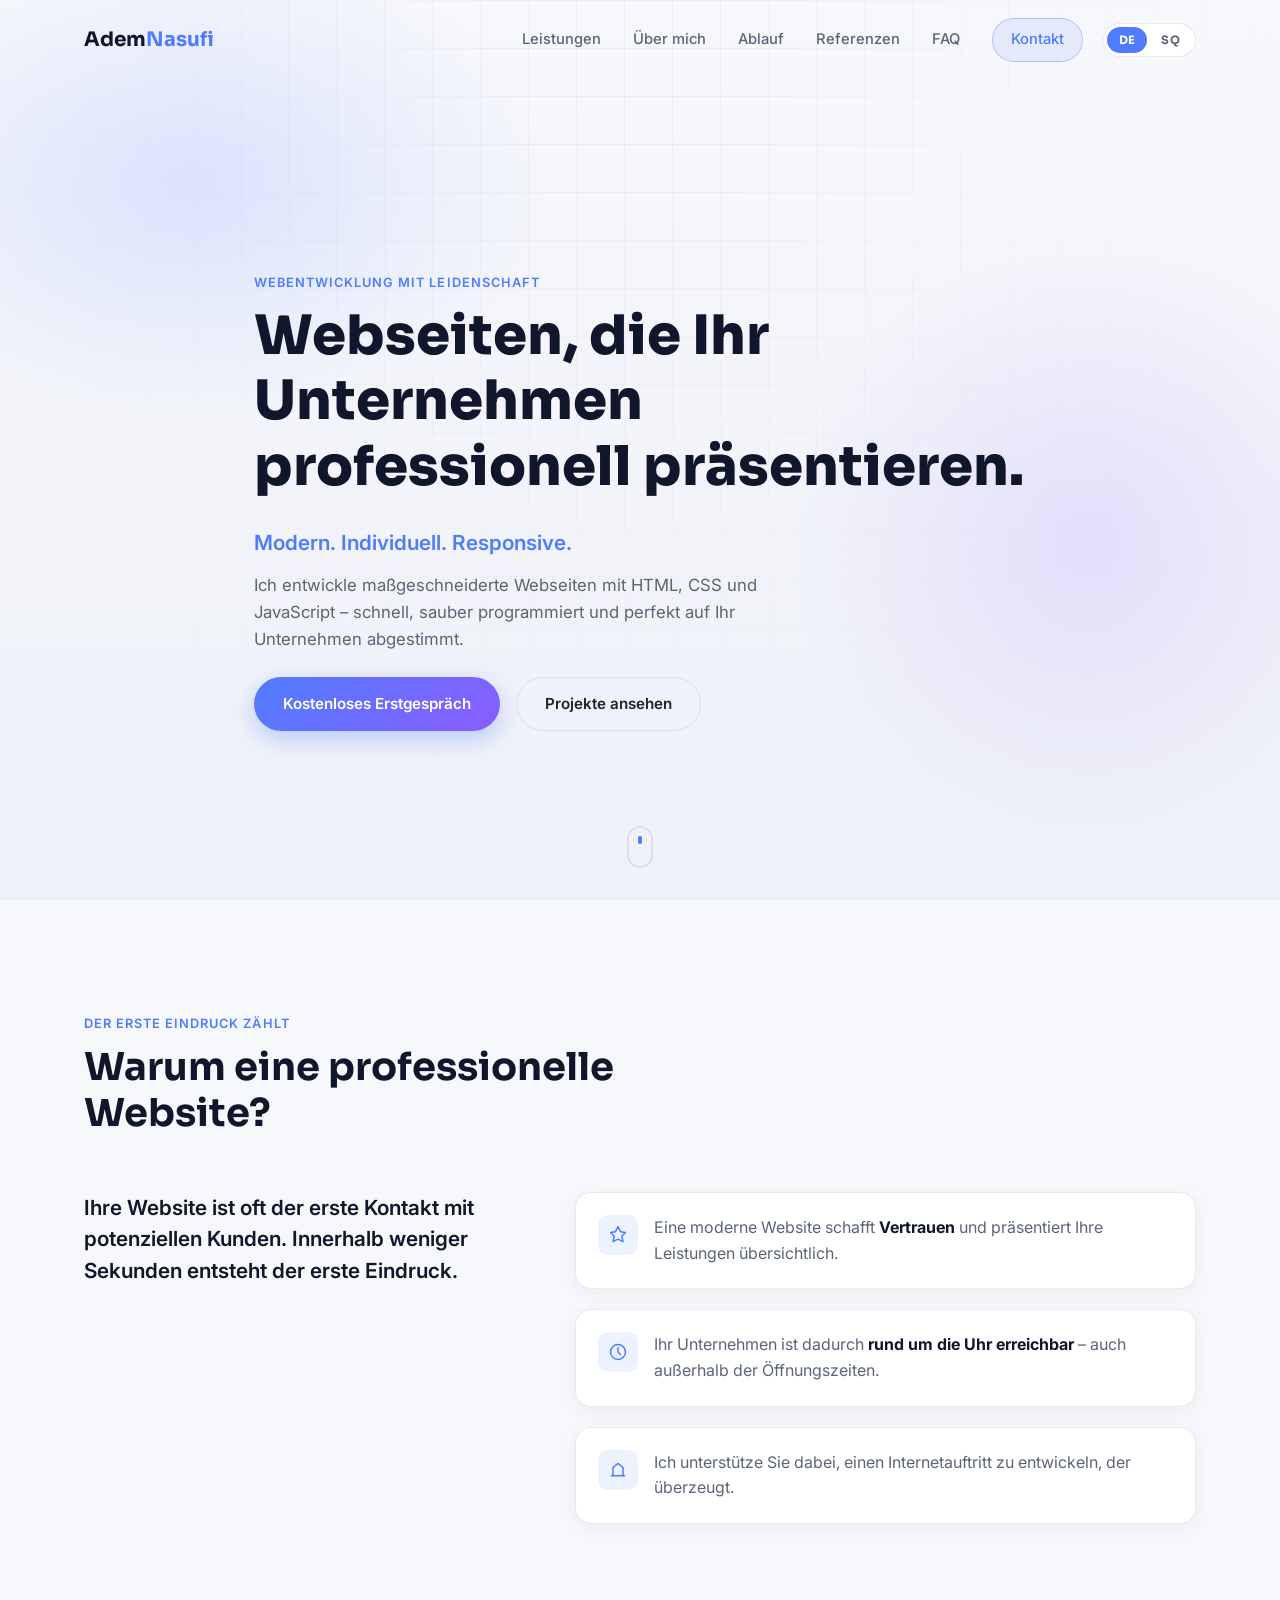
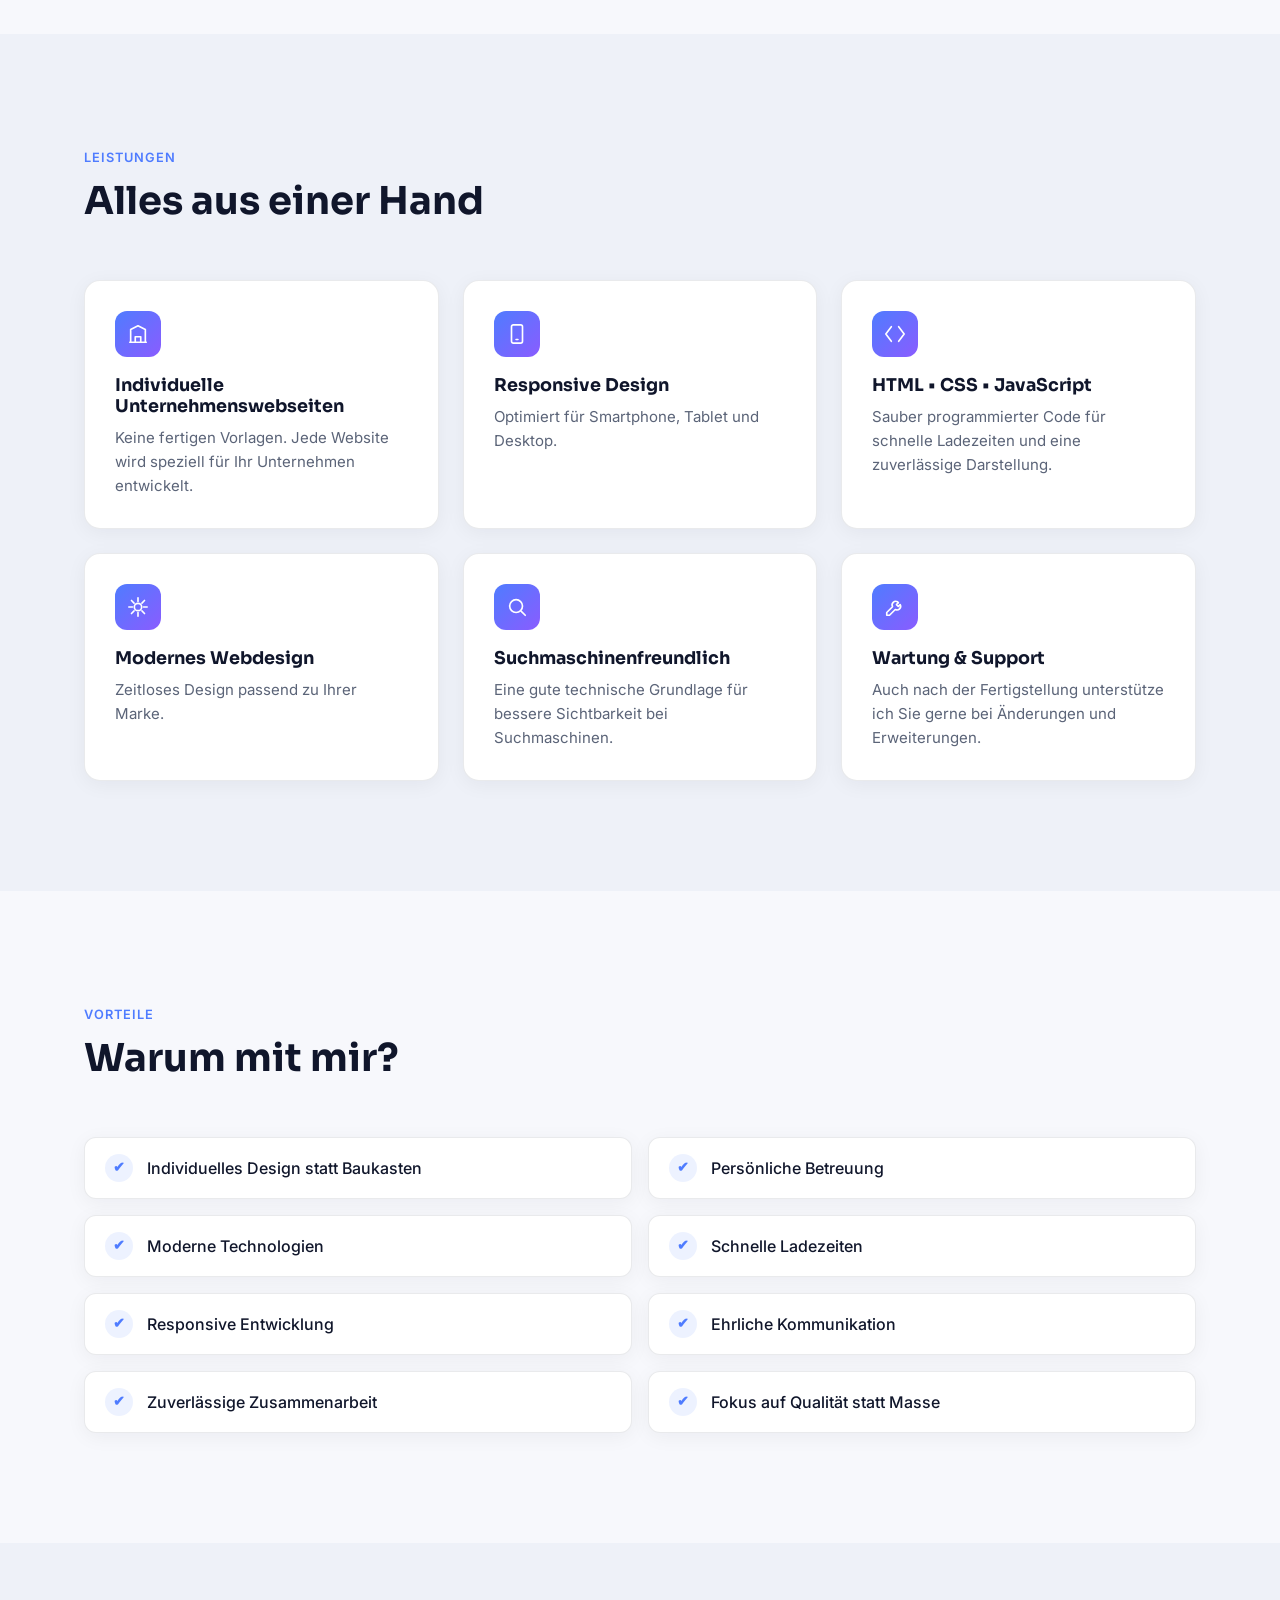
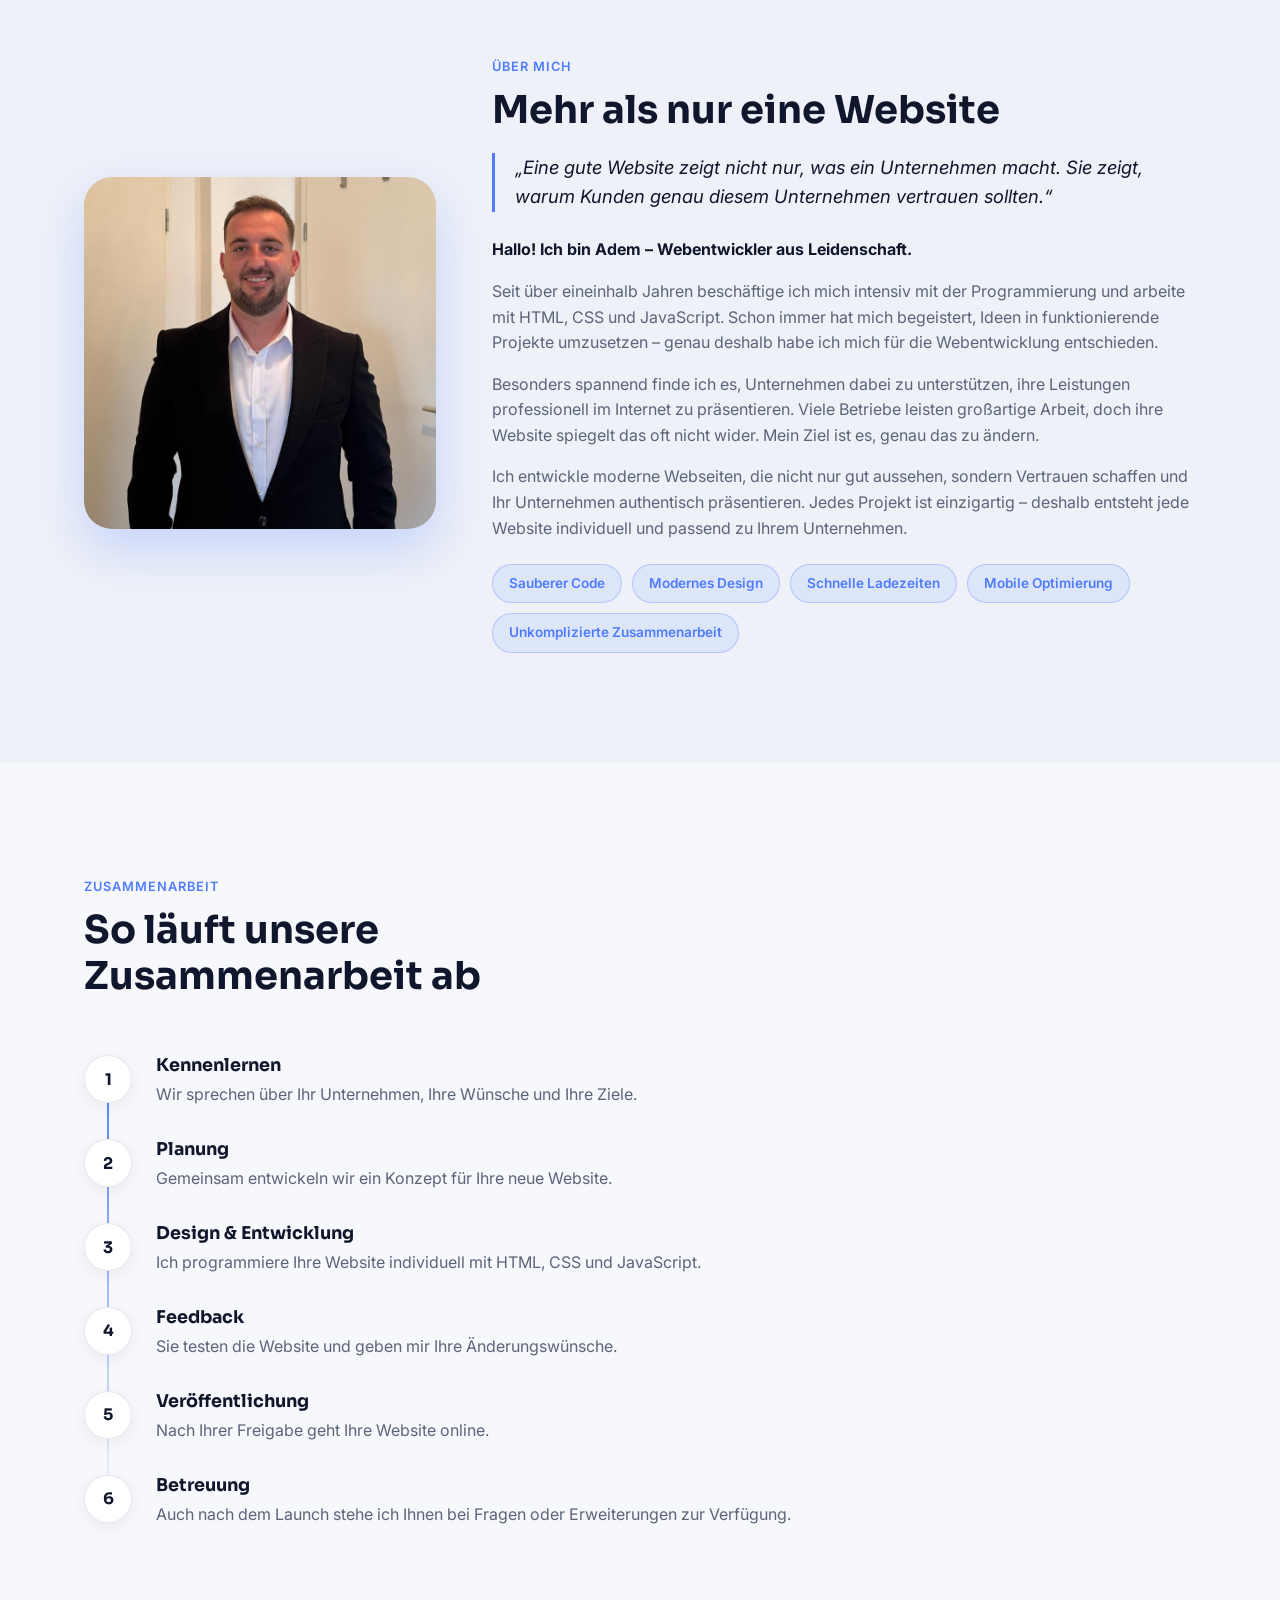
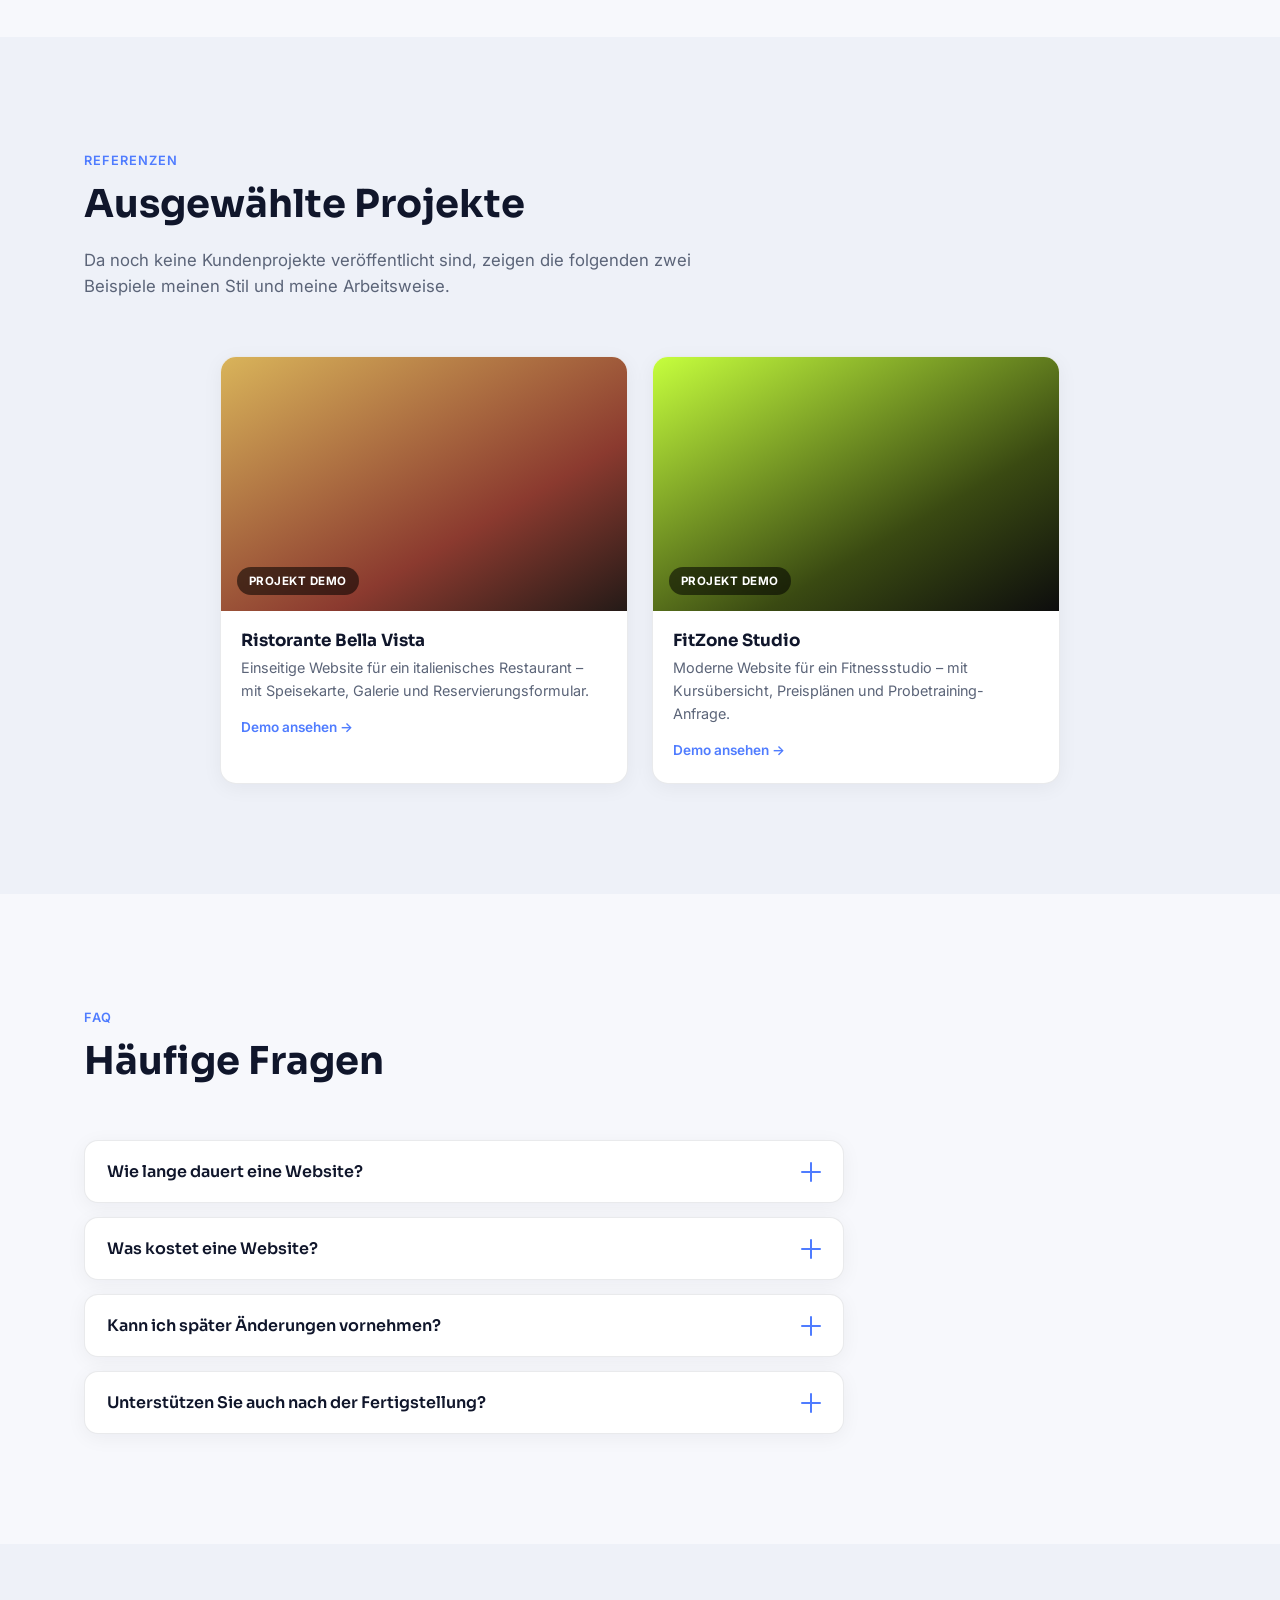
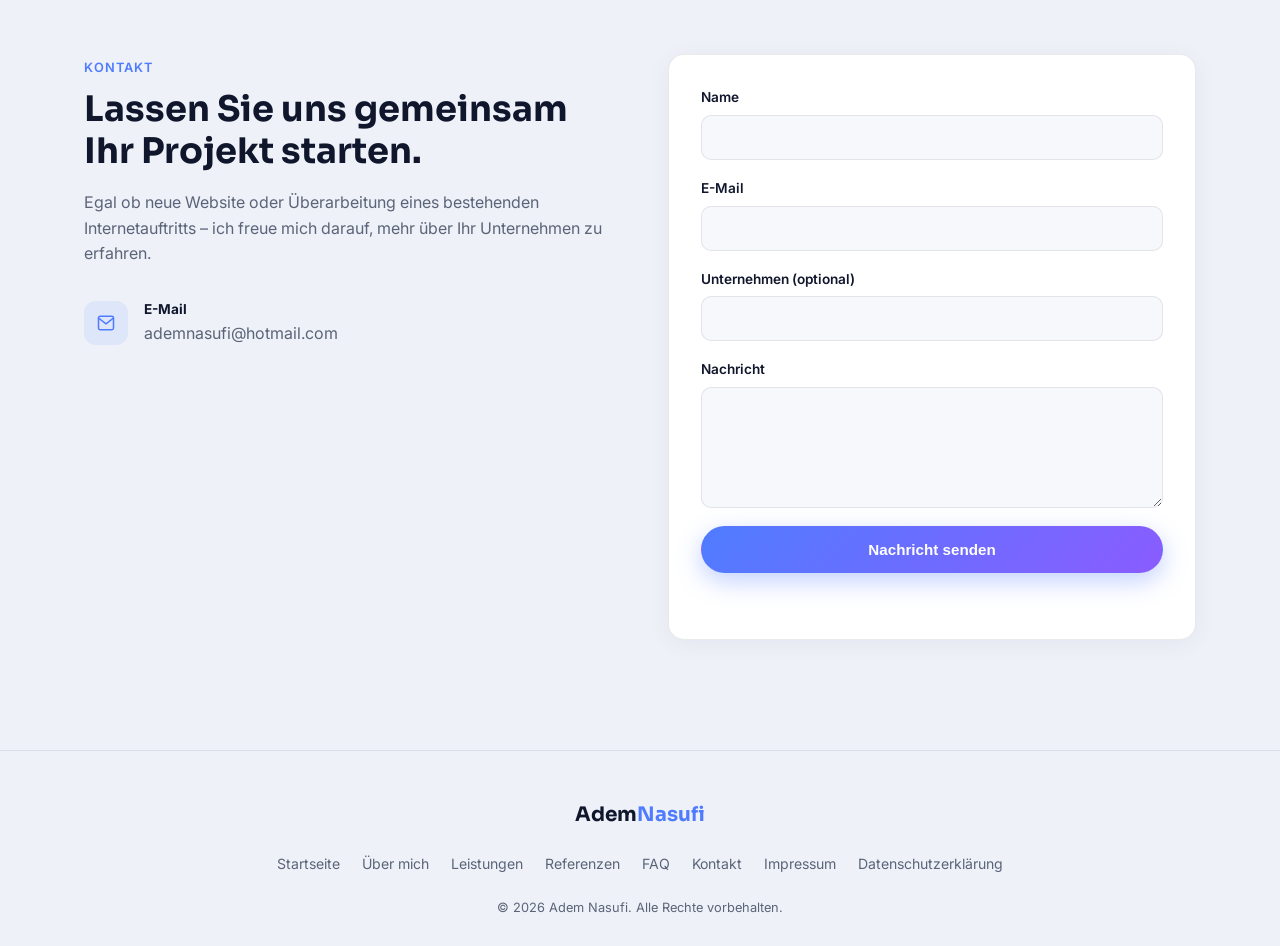
<file: index.html>
<!DOCTYPE html>
<html lang="de">
<head>
<meta charset="UTF-8">
<meta name="viewport" content="width=device-width, initial-scale=1.0">
<title data-i18n="meta.title">Adem Nasufi – Webentwicklung für Unternehmen</title>
<meta name="description" content="Individuelle, moderne und responsive Webseiten mit HTML, CSS und JavaScript – maßgeschneidert für Ihr Unternehmen.">
<link rel="preconnect" href="https://fonts.googleapis.com">
<link rel="preconnect" href="https://fonts.gstatic.com" crossorigin>
<link href="https://fonts.googleapis.com/css2?family=Sora:wght@600;700;800&family=Inter:wght@400;500;600;700&display=swap" rel="stylesheet">
<link rel="stylesheet" href="css/style.css">
</head>
<body>

<!-- ===== Header ===== -->
<header class="header" id="header">
  <div class="container header__inner">
    <a href="#home" class="logo">Adem<span>Nasufi</span></a>

    <div class="header__right">
      <nav class="nav" id="nav">
        <a href="#leistungen" data-i18n="nav.leistungen">Leistungen</a>
        <a href="#ueber-mich" data-i18n="nav.ueber_mich">Über mich</a>
        <a href="#ablauf" data-i18n="nav.ablauf">Ablauf</a>
        <a href="#referenzen" data-i18n="nav.referenzen">Referenzen</a>
        <a href="#faq" data-i18n="nav.faq">FAQ</a>
        <a href="#kontakt" class="nav__cta" data-i18n="nav.kontakt">Kontakt</a>
      </nav>

      <div class="lang-switch" id="lang-switch">
        <button class="lang-btn" data-lang="de">DE</button>
        <button class="lang-btn" data-lang="sq">SQ</button>
      </div>

      <button class="burger" id="burger" data-i18n-aria="aria.menu_open" aria-label="Menü öffnen" aria-expanded="false">
        <span></span><span></span><span></span>
      </button>
    </div>
  </div>
</header>

<!-- ===== Hero ===== -->
<section class="hero" id="home">
  <div class="hero__bg" aria-hidden="true"></div>
  <div class="container hero__inner">
    <p class="eyebrow reveal" data-i18n="hero.eyebrow">Webentwicklung mit Leidenschaft</p>
    <h1 class="reveal" data-i18n-html="hero.title">Webseiten, die Ihr Unternehmen<br> professionell präsentieren.</h1>
    <p class="hero__sub reveal" data-i18n="hero.sub">Modern. Individuell. Responsive.</p>
    <p class="hero__text reveal" data-i18n="hero.text">
      Ich entwickle maßgeschneiderte Webseiten mit HTML, CSS und JavaScript –
      schnell, sauber programmiert und perfekt auf Ihr Unternehmen abgestimmt.
    </p>
    <div class="hero__actions reveal">
      <a href="#kontakt" class="btn btn--primary" data-i18n="hero.cta_primary">Kostenloses Erstgespräch</a>
      <a href="#referenzen" class="btn btn--ghost" data-i18n="hero.cta_secondary">Projekte ansehen</a>
    </div>
  </div>
  <a href="#warum" class="scroll-hint" data-i18n-aria="aria.scroll_down" aria-label="Nach unten scrollen"><span></span></a>
</section>

<!-- ===== Warum eine Website ===== -->
<section class="section" id="warum">
  <div class="container">
    <div class="section-head reveal">
      <p class="eyebrow" data-i18n="warum.eyebrow">Der erste Eindruck zählt</p>
      <h2 data-i18n="warum.title">Warum eine professionelle Website?</h2>
    </div>

    <div class="warum-grid">
      <p class="warum-lead reveal" data-i18n="warum.lead">
        Ihre Website ist oft der erste Kontakt mit potenziellen Kunden.
        Innerhalb weniger Sekunden entsteht der erste Eindruck.
      </p>
      <div class="warum-cards">
        <div class="warum-card reveal">
          <div class="warum-card__icon">
            <svg viewBox="0 0 24 24"><path d="M12 2l3 6 6 1-4.5 4.5L18 20l-6-3-6 3 1.5-6.5L3 9l6-1 3-6z"/></svg>
          </div>
          <p data-i18n-html="warum.card1">Eine moderne Website schafft <strong>Vertrauen</strong> und präsentiert Ihre Leistungen übersichtlich.</p>
        </div>
        <div class="warum-card reveal">
          <div class="warum-card__icon">
            <svg viewBox="0 0 24 24"><circle cx="12" cy="12" r="9"/><path d="M12 7v5l3 3"/></svg>
          </div>
          <p data-i18n-html="warum.card2">Ihr Unternehmen ist dadurch <strong>rund um die Uhr erreichbar</strong> – auch außerhalb der Öffnungszeiten.</p>
        </div>
        <div class="warum-card reveal">
          <div class="warum-card__icon">
            <svg viewBox="0 0 24 24"><path d="M4 19h16M6 19V9l6-5 6 5v10"/></svg>
          </div>
          <p data-i18n="warum.card3">Ich unterstütze Sie dabei, einen Internetauftritt zu entwickeln, der überzeugt.</p>
        </div>
      </div>
    </div>
  </div>
</section>

<!-- ===== Leistungen ===== -->
<section class="section section--alt" id="leistungen">
  <div class="container">
    <div class="section-head reveal">
      <p class="eyebrow" data-i18n="leistungen.eyebrow">Leistungen</p>
      <h2 data-i18n="leistungen.title">Alles aus einer Hand</h2>
    </div>

    <div class="services-grid">
      <div class="service-card reveal">
        <div class="service-card__icon"><svg viewBox="0 0 24 24"><path d="M3 21h18M4 21V7l8-4 8 4v14M9 21v-6h6v6"/></svg></div>
        <h3 data-i18n="service1.title">Individuelle Unternehmenswebseiten</h3>
        <p data-i18n="service1.desc">Keine fertigen Vorlagen. Jede Website wird speziell für Ihr Unternehmen entwickelt.</p>
      </div>
      <div class="service-card reveal">
        <div class="service-card__icon"><svg viewBox="0 0 24 24"><rect x="6" y="2" width="12" height="20" rx="2"/><path d="M11 18h2"/></svg></div>
        <h3 data-i18n="service2.title">Responsive Design</h3>
        <p data-i18n="service2.desc">Optimiert für Smartphone, Tablet und Desktop.</p>
      </div>
      <div class="service-card reveal">
        <div class="service-card__icon"><svg viewBox="0 0 24 24"><path d="M8 4l-6 8 6 8M16 4l6 8-6 8"/></svg></div>
        <h3 data-i18n="service3.title">HTML • CSS • JavaScript</h3>
        <p data-i18n="service3.desc">Sauber programmierter Code für schnelle Ladezeiten und eine zuverlässige Darstellung.</p>
      </div>
      <div class="service-card reveal">
        <div class="service-card__icon"><svg viewBox="0 0 24 24"><circle cx="12" cy="12" r="4"/><path d="M12 2v4M12 18v4M2 12h4M18 12h4M4.9 4.9l2.8 2.8M16.3 16.3l2.8 2.8M4.9 19.1l2.8-2.8M16.3 7.7l2.8-2.8"/></svg></div>
        <h3 data-i18n="service4.title">Modernes Webdesign</h3>
        <p data-i18n="service4.desc">Zeitloses Design passend zu Ihrer Marke.</p>
      </div>
      <div class="service-card reveal">
        <div class="service-card__icon"><svg viewBox="0 0 24 24"><circle cx="11" cy="11" r="7"/><path d="M21 21l-4.3-4.3"/></svg></div>
        <h3 data-i18n="service5.title">Suchmaschinenfreundlich</h3>
        <p data-i18n="service5.desc">Eine gute technische Grundlage für bessere Sichtbarkeit bei Suchmaschinen.</p>
      </div>
      <div class="service-card reveal">
        <div class="service-card__icon"><svg viewBox="0 0 24 24"><path d="M14.7 6.3a4 4 0 00-5.4 5.4L3 18v3h3l6.3-6.3a4 4 0 005.4-5.4l-2.1 2.1-2-2 2.1-2.1z"/></svg></div>
        <h3 data-i18n="service6.title">Wartung & Support</h3>
        <p data-i18n="service6.desc">Auch nach der Fertigstellung unterstütze ich Sie gerne bei Änderungen und Erweiterungen.</p>
      </div>
    </div>
  </div>
</section>

<!-- ===== Warum mit mir ===== -->
<section class="section" id="vorteile">
  <div class="container">
    <div class="section-head reveal">
      <p class="eyebrow" data-i18n="vorteile.eyebrow">Vorteile</p>
      <h2 data-i18n="vorteile.title">Warum mit mir?</h2>
    </div>

    <ul class="benefits-grid">
      <li class="reveal"><span>✔</span><span data-i18n="benefit1">Individuelles Design statt Baukasten</span></li>
      <li class="reveal"><span>✔</span><span data-i18n="benefit2">Persönliche Betreuung</span></li>
      <li class="reveal"><span>✔</span><span data-i18n="benefit3">Moderne Technologien</span></li>
      <li class="reveal"><span>✔</span><span data-i18n="benefit4">Schnelle Ladezeiten</span></li>
      <li class="reveal"><span>✔</span><span data-i18n="benefit5">Responsive Entwicklung</span></li>
      <li class="reveal"><span>✔</span><span data-i18n="benefit6">Ehrliche Kommunikation</span></li>
      <li class="reveal"><span>✔</span><span data-i18n="benefit7">Zuverlässige Zusammenarbeit</span></li>
      <li class="reveal"><span>✔</span><span data-i18n="benefit8">Fokus auf Qualität statt Masse</span></li>
    </ul>
  </div>
</section>

<!-- ===== Über mich ===== -->
<section class="section section--alt" id="ueber-mich">
  <div class="container about">
    <div class="about__media reveal" aria-hidden="true">
      <img class="about__avatar" src="img/adem-nasufi-avatar.jpeg" alt="Adem Nasufi">
    </div>
    <div class="about__content reveal">
      <p class="eyebrow" data-i18n="about.eyebrow">Über mich</p>
      <h2 data-i18n="about.title">Mehr als nur eine Website</h2>
      <blockquote data-i18n="about.quote">
        „Eine gute Website zeigt nicht nur, was ein Unternehmen macht.
        Sie zeigt, warum Kunden genau diesem Unternehmen vertrauen sollten.“
      </blockquote>

      <p><strong data-i18n="about.intro">Hallo! Ich bin Adem – Webentwickler aus Leidenschaft.</strong></p>
      <p data-i18n="about.p1">
        Seit über eineinhalb Jahren beschäftige ich mich intensiv mit der Programmierung
        und arbeite mit HTML, CSS und JavaScript. Schon immer hat mich begeistert, Ideen
        in funktionierende Projekte umzusetzen – genau deshalb habe ich mich für die
        Webentwicklung entschieden.
      </p>
      <p data-i18n="about.p2">
        Besonders spannend finde ich es, Unternehmen dabei zu unterstützen, ihre Leistungen
        professionell im Internet zu präsentieren. Viele Betriebe leisten großartige Arbeit,
        doch ihre Website spiegelt das oft nicht wider. Mein Ziel ist es, genau das zu ändern.
      </p>
      <p data-i18n="about.p3">
        Ich entwickle moderne Webseiten, die nicht nur gut aussehen, sondern Vertrauen schaffen
        und Ihr Unternehmen authentisch präsentieren. Jedes Projekt ist einzigartig – deshalb
        entsteht jede Website individuell und passend zu Ihrem Unternehmen.
      </p>

      <ul class="about__values">
        <li data-i18n="about.value1">Sauberer Code</li>
        <li data-i18n="about.value2">Modernes Design</li>
        <li data-i18n="about.value3">Schnelle Ladezeiten</li>
        <li data-i18n="about.value4">Mobile Optimierung</li>
        <li data-i18n="about.value5">Unkomplizierte Zusammenarbeit</li>
      </ul>
    </div>
  </div>
</section>

<!-- ===== Ablauf ===== -->
<section class="section" id="ablauf">
  <div class="container">
    <div class="section-head reveal">
      <p class="eyebrow" data-i18n="ablauf.eyebrow">Zusammenarbeit</p>
      <h2 data-i18n="ablauf.title">So läuft unsere Zusammenarbeit ab</h2>
    </div>

    <ol class="timeline">
      <li class="reveal">
        <span class="timeline__num">1</span>
        <div><h3 data-i18n="step1.title">Kennenlernen</h3><p data-i18n="step1.desc">Wir sprechen über Ihr Unternehmen, Ihre Wünsche und Ihre Ziele.</p></div>
      </li>
      <li class="reveal">
        <span class="timeline__num">2</span>
        <div><h3 data-i18n="step2.title">Planung</h3><p data-i18n="step2.desc">Gemeinsam entwickeln wir ein Konzept für Ihre neue Website.</p></div>
      </li>
      <li class="reveal">
        <span class="timeline__num">3</span>
        <div><h3 data-i18n="step3.title">Design & Entwicklung</h3><p data-i18n="step3.desc">Ich programmiere Ihre Website individuell mit HTML, CSS und JavaScript.</p></div>
      </li>
      <li class="reveal">
        <span class="timeline__num">4</span>
        <div><h3 data-i18n="step4.title">Feedback</h3><p data-i18n="step4.desc">Sie testen die Website und geben mir Ihre Änderungswünsche.</p></div>
      </li>
      <li class="reveal">
        <span class="timeline__num">5</span>
        <div><h3 data-i18n="step5.title">Veröffentlichung</h3><p data-i18n="step5.desc">Nach Ihrer Freigabe geht Ihre Website online.</p></div>
      </li>
      <li class="reveal">
        <span class="timeline__num">6</span>
        <div><h3 data-i18n="step6.title">Betreuung</h3><p data-i18n="step6.desc">Auch nach dem Launch stehe ich Ihnen bei Fragen oder Erweiterungen zur Verfügung.</p></div>
      </li>
    </ol>
  </div>
</section>

<!-- ===== Referenzen ===== -->
<section class="section section--alt" id="referenzen">
  <div class="container">
    <div class="section-head reveal">
      <p class="eyebrow" data-i18n="referenzen.eyebrow">Referenzen</p>
      <h2 data-i18n="referenzen.title">Ausgewählte Projekte</h2>
      <p class="section-lead" data-i18n="referenzen.lead">Hier finden Sie in Kürze eine Auswahl meiner bisherigen Projekte.</p>
    </div>

    <div class="projects-grid">
      <a href="demo-projekte/restaurant/index.html" target="_blank" class="project-card reveal">
        <div class="project-card__thumb project-card__thumb--restaurant">
          <span class="project-card__badge" data-i18n="project.badge">Projekt Demo</span>
        </div>
        <div class="project-card__body">
          <h3 data-i18n="project1.title">Ristorante Bella Vista</h3>
          <p data-i18n="project1.desc">Einseitige Website für ein italienisches Restaurant – mit Speisekarte, Galerie und Reservierungsformular.</p>
          <span class="project-card__link" data-i18n="project.link">Demo ansehen →</span>
        </div>
      </a>
      <a href="demo-projekte/fitness/index.html" target="_blank" class="project-card reveal">
        <div class="project-card__thumb project-card__thumb--fitness">
          <span class="project-card__badge" data-i18n="project.badge">Projekt Demo</span>
        </div>
        <div class="project-card__body">
          <h3 data-i18n="project2.title">FitZone Studio</h3>
          <p data-i18n="project2.desc">Moderne Website für ein Fitnessstudio – mit Kursübersicht, Preisplänen und Probetraining-Anfrage.</p>
          <span class="project-card__link" data-i18n="project.link">Demo ansehen →</span>
        </div>
      </a>
    </div>
  </div>
</section>

<!-- ===== FAQ ===== -->
<section class="section" id="faq">
  <div class="container">
    <div class="section-head reveal">
      <p class="eyebrow" data-i18n="faq.eyebrow">FAQ</p>
      <h2 data-i18n="faq.title">Häufige Fragen</h2>
    </div>

    <div class="accordion">
      <div class="accordion__item reveal">
        <button class="accordion__trigger" aria-expanded="false">
          <span data-i18n="faq1.q">Wie lange dauert eine Website?</span>
          <span class="accordion__icon"></span>
        </button>
        <div class="accordion__panel">
          <p data-i18n="faq1.a">Je nach Umfang zwischen wenigen Tagen und einigen Wochen.</p>
        </div>
      </div>
      <div class="accordion__item reveal">
        <button class="accordion__trigger" aria-expanded="false">
          <span data-i18n="faq2.q">Was kostet eine Website?</span>
          <span class="accordion__icon"></span>
        </button>
        <div class="accordion__panel">
          <p data-i18n="faq2.a">Der Preis richtet sich nach dem gewünschten Umfang. Gerne erstelle ich Ihnen ein unverbindliches Angebot.</p>
        </div>
      </div>
      <div class="accordion__item reveal">
        <button class="accordion__trigger" aria-expanded="false">
          <span data-i18n="faq3.q">Kann ich später Änderungen vornehmen?</span>
          <span class="accordion__icon"></span>
        </button>
        <div class="accordion__panel">
          <p data-i18n="faq3.a">Ja. Inhalte können jederzeit erweitert oder angepasst werden.</p>
        </div>
      </div>
      <div class="accordion__item reveal">
        <button class="accordion__trigger" aria-expanded="false">
          <span data-i18n="faq4.q">Unterstützen Sie auch nach der Fertigstellung?</span>
          <span class="accordion__icon"></span>
        </button>
        <div class="accordion__panel">
          <p data-i18n="faq4.a">Selbstverständlich. Ich stehe Ihnen auch nach der Veröffentlichung weiterhin zur Seite.</p>
        </div>
      </div>
    </div>
  </div>
</section>

<!-- ===== Kontakt ===== -->
<section class="section section--alt" id="kontakt">
  <div class="container kontakt">
    <div class="kontakt__intro reveal">
      <p class="eyebrow" data-i18n="kontakt.eyebrow">Kontakt</p>
      <h2 data-i18n="kontakt.title">Lassen Sie uns gemeinsam Ihr Projekt starten.</h2>
      <p data-i18n="kontakt.text">
        Egal ob neue Website oder Überarbeitung eines bestehenden Internetauftritts –
        ich freue mich darauf, mehr über Ihr Unternehmen zu erfahren.
      </p>

      <ul class="kontakt__list">
        <li>
          <span class="kontakt__icon"><svg viewBox="0 0 24 24"><path d="M3 6l9 7 9-7"/><rect x="3" y="4" width="18" height="16" rx="2"/></svg></span>
          <div><strong data-i18n="kontakt.email_label">E-Mail</strong><a href="mailto:ademnasufi@hotmail.com">ademnasufi@hotmail.com</a></div>
        </li>
      </ul>
    </div>

    <form class="kontakt__form reveal" id="contact-form">
      <div class="form-row">
        <label for="name" data-i18n="form.name_label">Name</label>
        <input type="text" id="name" name="name" required>
      </div>
      <div class="form-row">
        <label for="email" data-i18n="form.email_label">E-Mail</label>
        <input type="email" id="email" name="email" required>
      </div>
      <div class="form-row">
        <label for="unternehmen" data-i18n="form.company_label">Unternehmen (optional)</label>
        <input type="text" id="unternehmen" name="unternehmen">
      </div>
      <div class="form-row">
        <label for="nachricht" data-i18n="form.message_label">Nachricht</label>
        <textarea id="nachricht" name="nachricht" rows="5" required></textarea>
      </div>
      <button type="submit" class="btn btn--primary btn--block" data-i18n="form.submit">Nachricht senden</button>
      <p class="form-note" id="form-note"></p>
    </form>
  </div>
</section>

<!-- ===== Footer ===== -->
<footer class="footer">
  <div class="container footer__inner">
    <a href="#home" class="logo">Adem<span>Nasufi</span></a>

    <nav class="footer__nav">
      <a href="#home" data-i18n="footer.home">Startseite</a>
      <a href="#ueber-mich" data-i18n="nav.ueber_mich">Über mich</a>
      <a href="#leistungen" data-i18n="nav.leistungen">Leistungen</a>
      <a href="#referenzen" data-i18n="nav.referenzen">Referenzen</a>
      <a href="#faq" data-i18n="nav.faq">FAQ</a>
      <a href="#kontakt" data-i18n="nav.kontakt">Kontakt</a>
      <a href="impressum.html" data-i18n="footer.impressum">Impressum</a>
      <a href="datenschutz.html" data-i18n="footer.datenschutz">Datenschutzerklärung</a>
    </nav>

    <p class="footer__copy">&copy; <span id="year"></span> Adem Nasufi. <span data-i18n="footer.rights">Alle Rechte vorbehalten.</span></p>
  </div>
</footer>

<script src="js/i18n.js"></script>
<script src="js/script.js"></script>
</body>
</html>
</file>
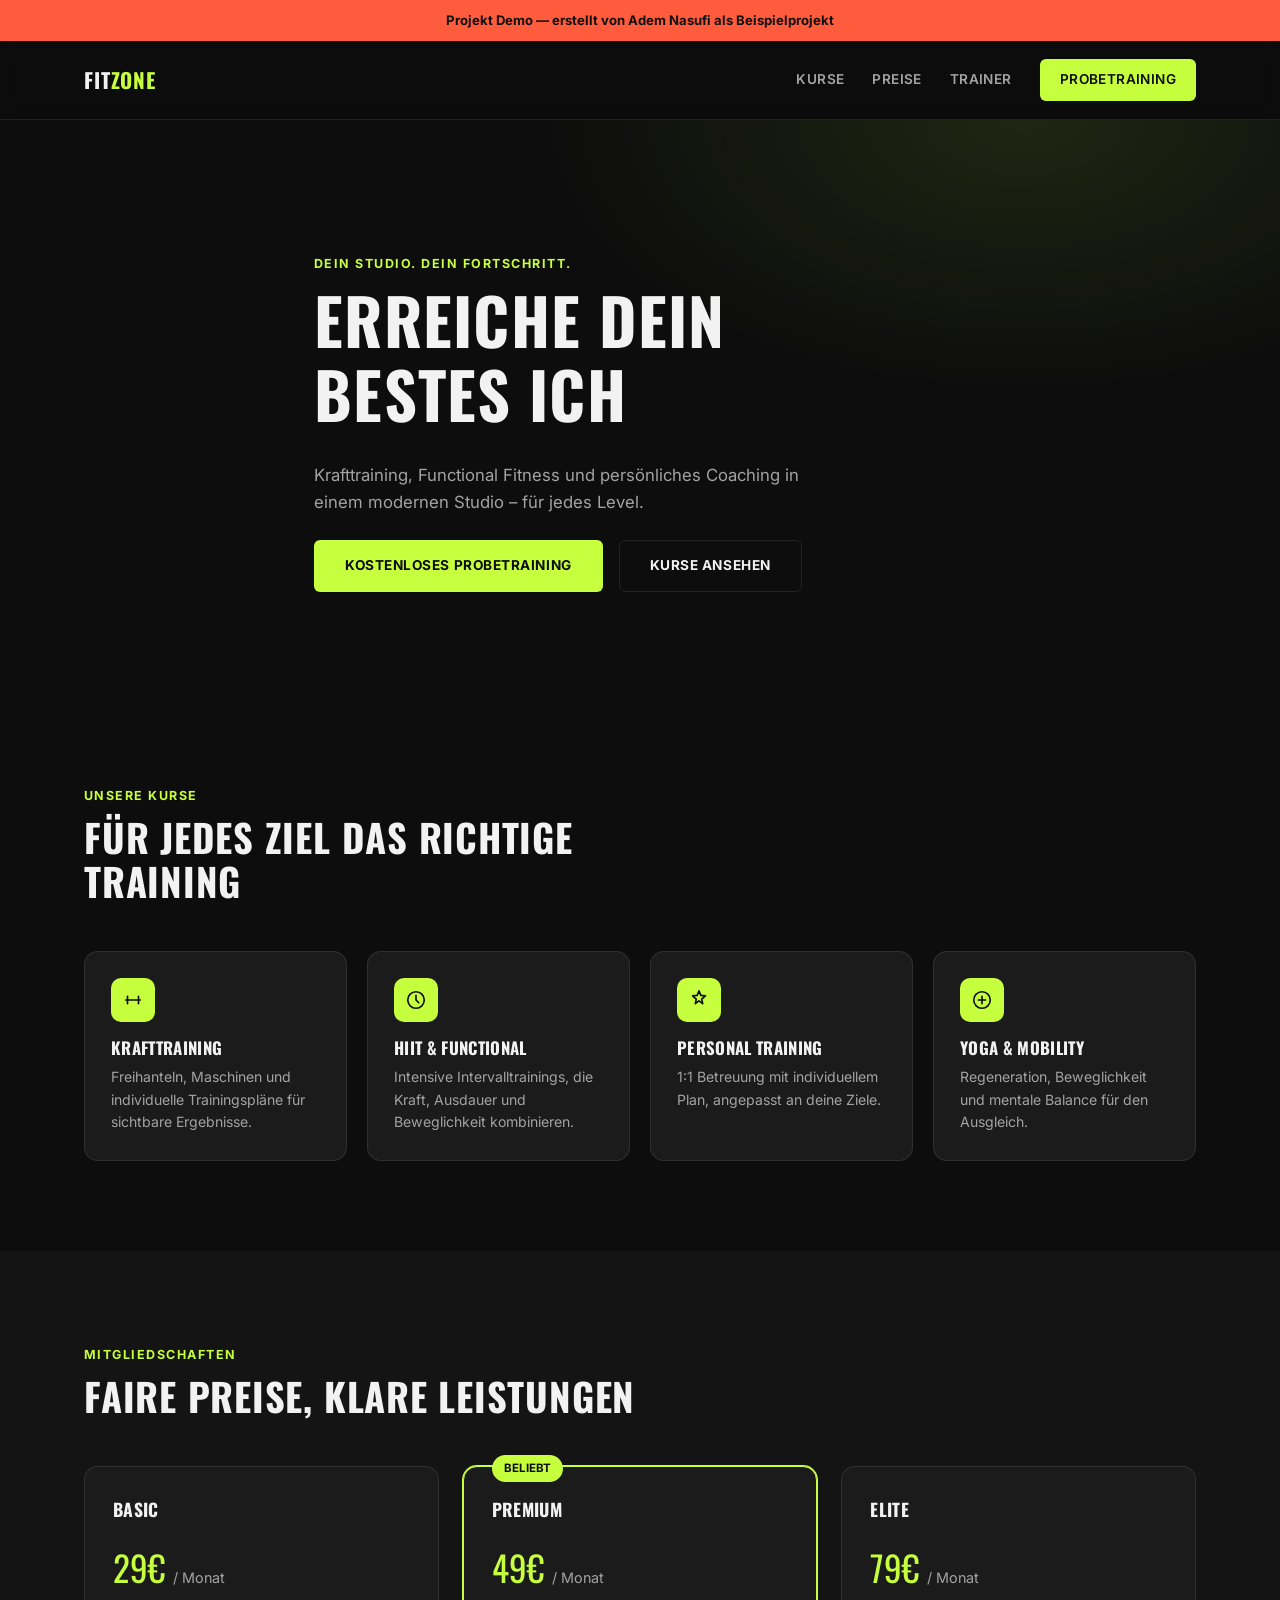
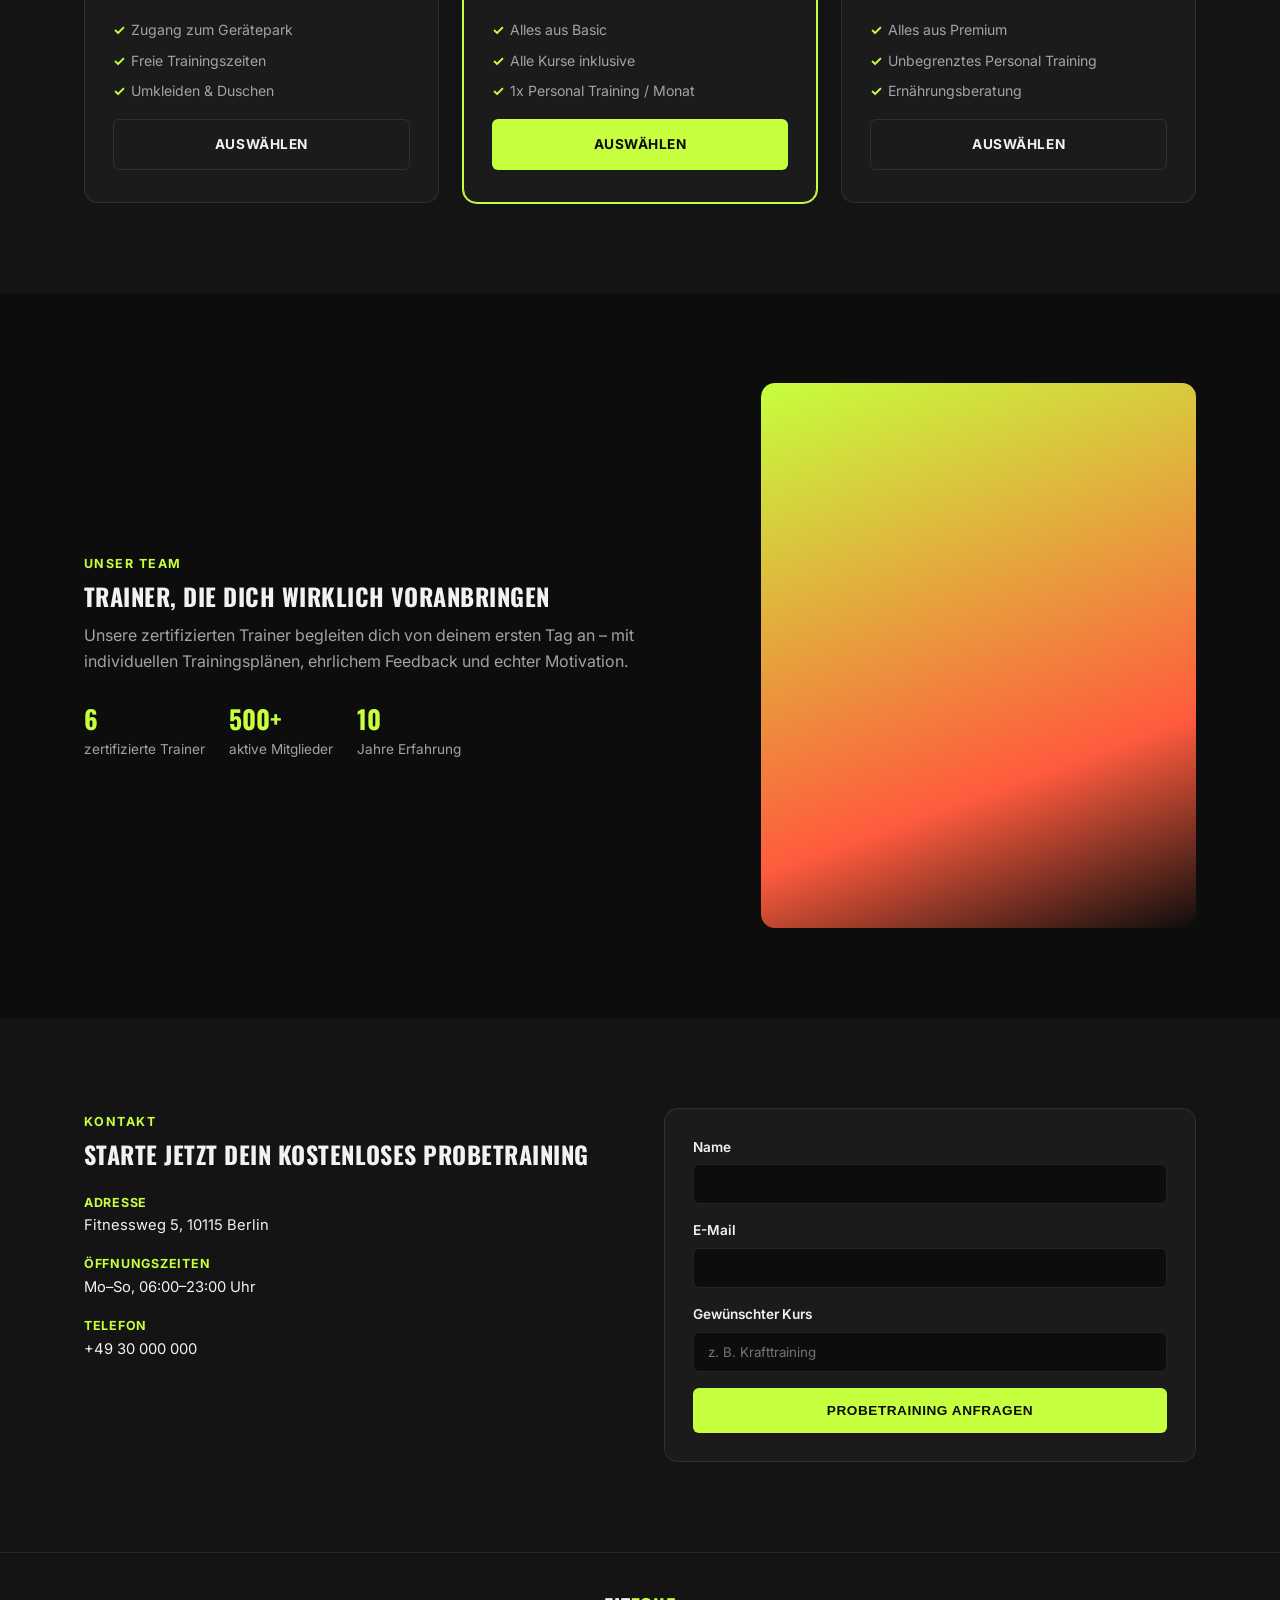
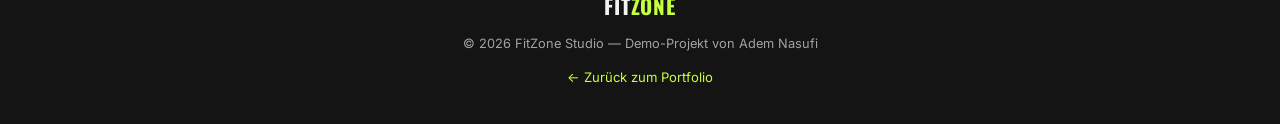
<file: demo-projekte/fitness/index.html>
<!DOCTYPE html>
<html lang="de">
<head>
<meta charset="UTF-8">
<meta name="viewport" content="width=device-width, initial-scale=1.0">
<title>FitZone Studio – Demo Projekt</title>
<link rel="preconnect" href="https://fonts.googleapis.com">
<link rel="preconnect" href="https://fonts.gstatic.com" crossorigin>
<link href="https://fonts.googleapis.com/css2?family=Oswald:wght@500;600;700&family=Inter:wght@400;500;600;700&display=swap" rel="stylesheet">
<link rel="stylesheet" href="css/style.css">
</head>
<body>

<div class="demo-banner">Projekt Demo — erstellt von <strong>Adem Nasufi</strong> als Beispielprojekt</div>

<header class="header" id="header">
  <div class="container header__inner">
    <a href="#home" class="logo">FIT<span>ZONE</span></a>
    <nav class="nav" id="nav">
      <a href="#kurse">Kurse</a>
      <a href="#preise">Preise</a>
      <a href="#trainer">Trainer</a>
      <a href="#kontakt" class="nav__cta">Probetraining</a>
    </nav>
    <button class="burger" id="burger" aria-label="Menü öffnen"><span></span><span></span><span></span></button>
  </div>
</header>

<section class="hero" id="home">
  <div class="container hero__inner">
    <p class="eyebrow">Dein Studio. Dein Fortschritt.</p>
    <h1>ERREICHE DEIN<br>BESTES ICH</h1>
    <p class="hero__text">Krafttraining, Functional Fitness und persönliches Coaching in einem modernen Studio – für jedes Level.</p>
    <div class="hero__actions">
      <a href="#kontakt" class="btn btn--primary">Kostenloses Probetraining</a>
      <a href="#kurse" class="btn btn--ghost">Kurse ansehen</a>
    </div>
  </div>
</section>

<section class="section" id="kurse">
  <div class="container">
    <div class="section-head">
      <p class="eyebrow">Unsere Kurse</p>
      <h2>Für jedes Ziel das richtige Training</h2>
    </div>
    <div class="cards-grid">
      <div class="course-card">
        <div class="course-card__icon"><svg viewBox="0 0 24 24"><path d="M4 12h4M16 12h4M6 8v8M18 8v8M8 12h8"/></svg></div>
        <h3>Krafttraining</h3>
        <p>Freihanteln, Maschinen und individuelle Trainingspläne für sichtbare Ergebnisse.</p>
      </div>
      <div class="course-card">
        <div class="course-card__icon"><svg viewBox="0 0 24 24"><circle cx="12" cy="12" r="9"/><path d="M12 7v5l3 3"/></svg></div>
        <h3>HIIT & Functional</h3>
        <p>Intensive Intervalltrainings, die Kraft, Ausdauer und Beweglichkeit kombinieren.</p>
      </div>
      <div class="course-card">
        <div class="course-card__icon"><svg viewBox="0 0 24 24"><path d="M12 2l2 5 5 .5-4 3.5 1 5-4-3-4 3 1-5-4-3.5 5-.5z"/></svg></div>
        <h3>Personal Training</h3>
        <p>1:1 Betreuung mit individuellem Plan, angepasst an deine Ziele.</p>
      </div>
      <div class="course-card">
        <div class="course-card__icon"><svg viewBox="0 0 24 24"><path d="M12 3a9 9 0 100 18 9 9 0 000-18zM8 12h8M12 8v8"/></svg></div>
        <h3>Yoga & Mobility</h3>
        <p>Regeneration, Beweglichkeit und mentale Balance für den Ausgleich.</p>
      </div>
    </div>
  </div>
</section>

<section class="section section--alt" id="preise">
  <div class="container">
    <div class="section-head">
      <p class="eyebrow">Mitgliedschaften</p>
      <h2>Faire Preise, klare Leistungen</h2>
    </div>
    <div class="pricing-grid">
      <div class="price-card">
        <h3>Basic</h3>
        <div class="price-card__amount">29€ <span>/ Monat</span></div>
        <ul>
          <li>Zugang zum Gerätepark</li>
          <li>Freie Trainingszeiten</li>
          <li>Umkleiden & Duschen</li>
        </ul>
        <a href="#kontakt" class="btn btn--ghost btn--block">Auswählen</a>
      </div>
      <div class="price-card price-card--highlight">
        <span class="price-card__tag">Beliebt</span>
        <h3>Premium</h3>
        <div class="price-card__amount">49€ <span>/ Monat</span></div>
        <ul>
          <li>Alles aus Basic</li>
          <li>Alle Kurse inklusive</li>
          <li>1x Personal Training / Monat</li>
        </ul>
        <a href="#kontakt" class="btn btn--primary btn--block">Auswählen</a>
      </div>
      <div class="price-card">
        <h3>Elite</h3>
        <div class="price-card__amount">79€ <span>/ Monat</span></div>
        <ul>
          <li>Alles aus Premium</li>
          <li>Unbegrenztes Personal Training</li>
          <li>Ernährungsberatung</li>
        </ul>
        <a href="#kontakt" class="btn btn--ghost btn--block">Auswählen</a>
      </div>
    </div>
  </div>
</section>

<section class="section" id="trainer">
  <div class="container about">
    <div class="about__content">
      <p class="eyebrow">Unser Team</p>
      <h2>Trainer, die dich wirklich voranbringen</h2>
      <p>Unsere zertifizierten Trainer begleiten dich von deinem ersten Tag an – mit individuellen Trainingsplänen, ehrlichem Feedback und echter Motivation.</p>
      <ul class="about__facts">
        <li><strong>6</strong> zertifizierte Trainer</li>
        <li><strong>500+</strong> aktive Mitglieder</li>
        <li><strong>10</strong> Jahre Erfahrung</li>
      </ul>
    </div>
    <div class="about__media" aria-hidden="true"></div>
  </div>
</section>

<section class="section section--alt" id="kontakt">
  <div class="container kontakt">
    <div class="kontakt__intro">
      <p class="eyebrow">Kontakt</p>
      <h2>Starte jetzt dein kostenloses Probetraining</h2>
      <ul class="kontakt__list">
        <li><strong>Adresse</strong><span>Fitnessweg 5, 10115 Berlin</span></li>
        <li><strong>Öffnungszeiten</strong><span>Mo–So, 06:00–23:00 Uhr</span></li>
        <li><strong>Telefon</strong><span>+49 30 000 000</span></li>
      </ul>
    </div>
    <form class="kontakt__form" onsubmit="event.preventDefault(); alert('Demo-Formular – keine echte Anmeldung.');">
      <div class="form-row"><label>Name</label><input type="text" required></div>
      <div class="form-row"><label>E-Mail</label><input type="email" required></div>
      <div class="form-row"><label>Gewünschter Kurs</label><input type="text" placeholder="z. B. Krafttraining"></div>
      <button type="submit" class="btn btn--primary btn--block">Probetraining anfragen</button>
    </form>
  </div>
</section>

<footer class="footer">
  <div class="container footer__inner">
    <a href="#home" class="logo">FIT<span>ZONE</span></a>
    <p class="footer__copy">&copy; 2026 FitZone Studio — Demo-Projekt von Adem Nasufi</p>
    <a href="../../index.html" class="back-link">← Zurück zum Portfolio</a>
  </div>
</footer>

<script src="js/script.js"></script>
</body>
</html>
</file>
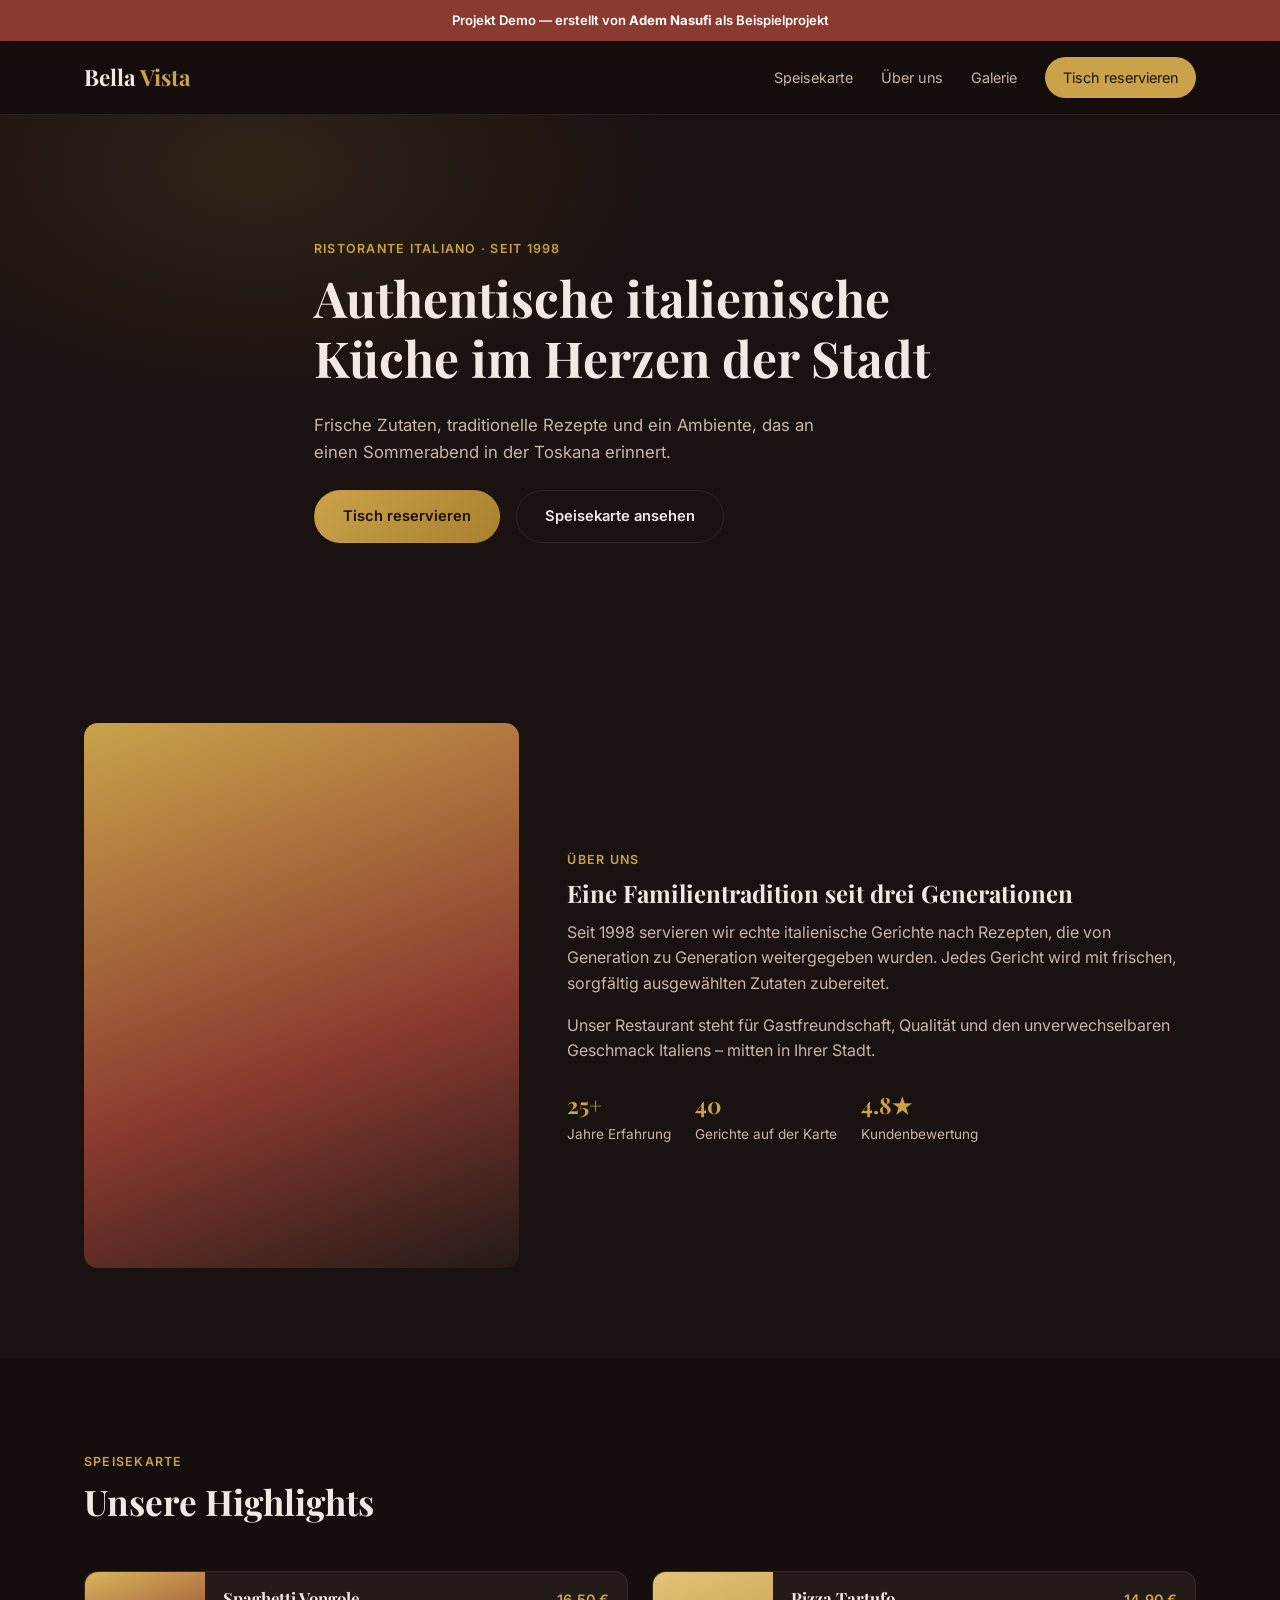
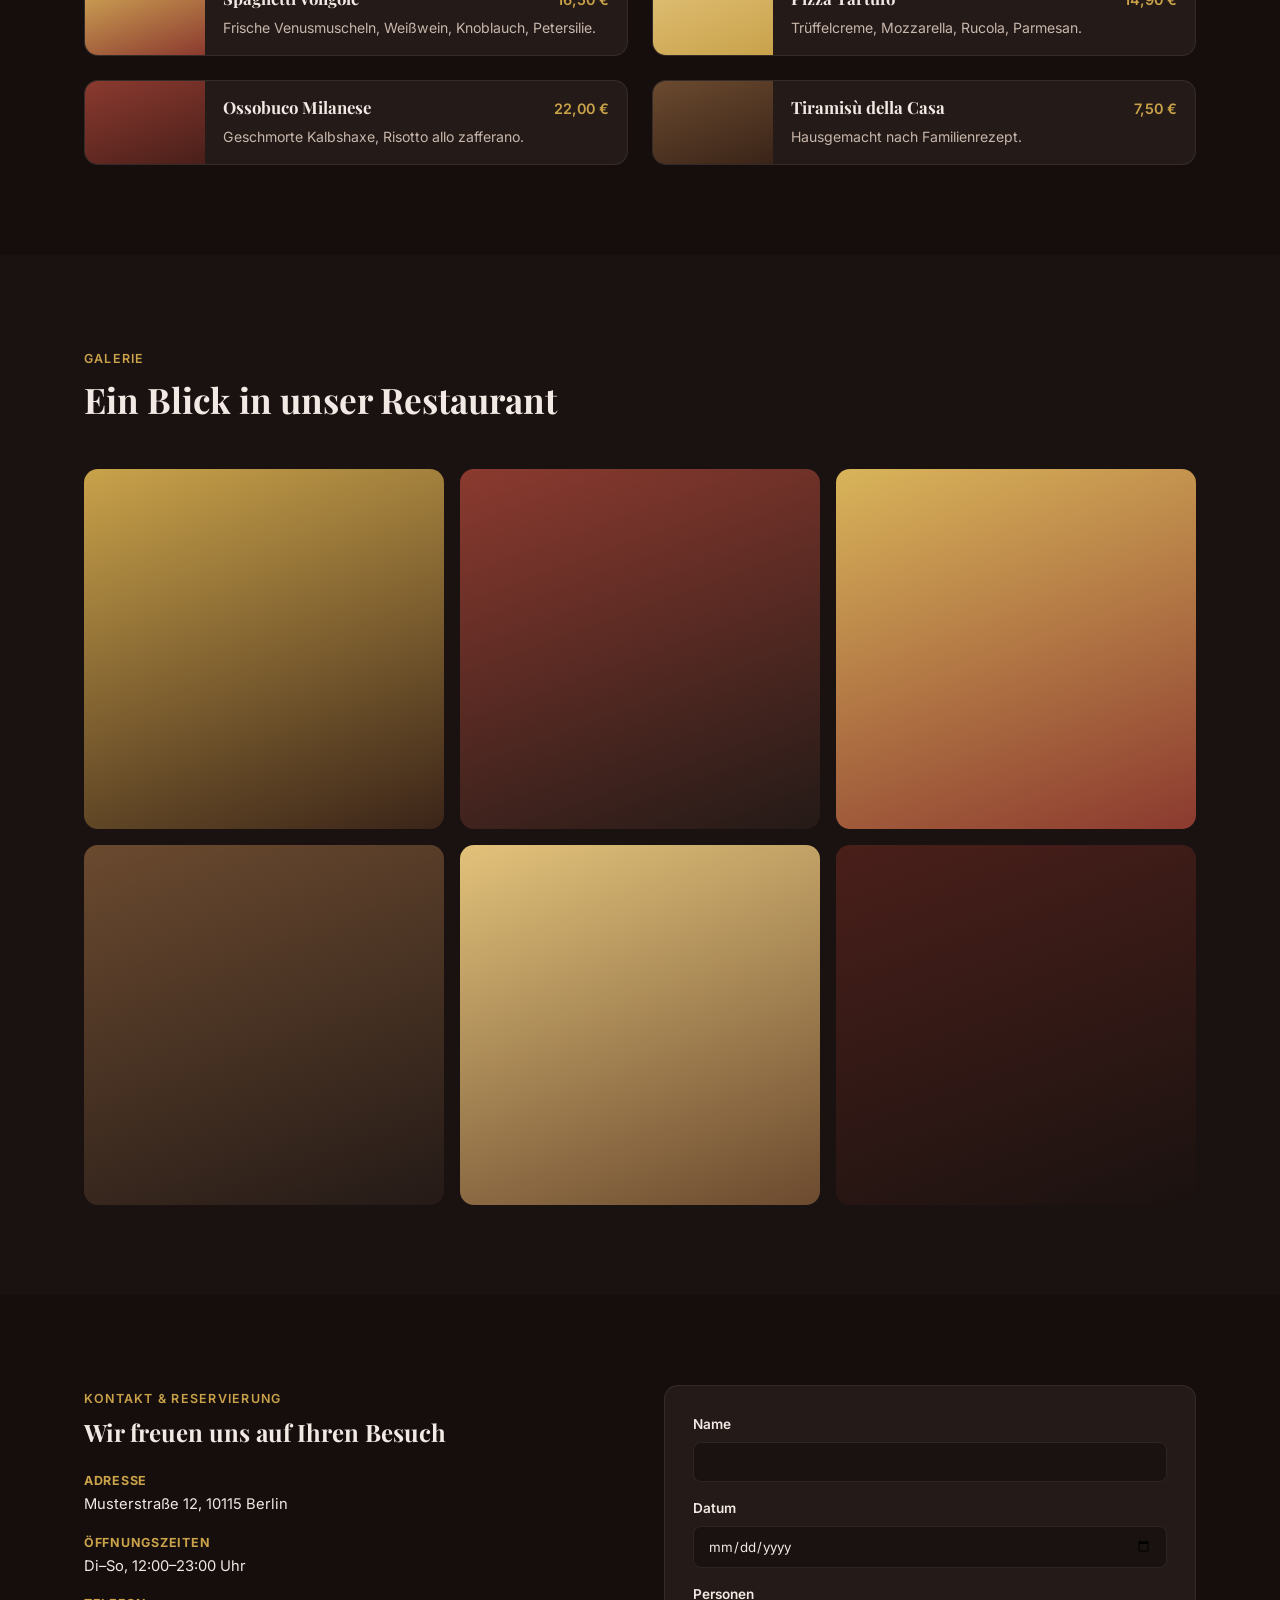
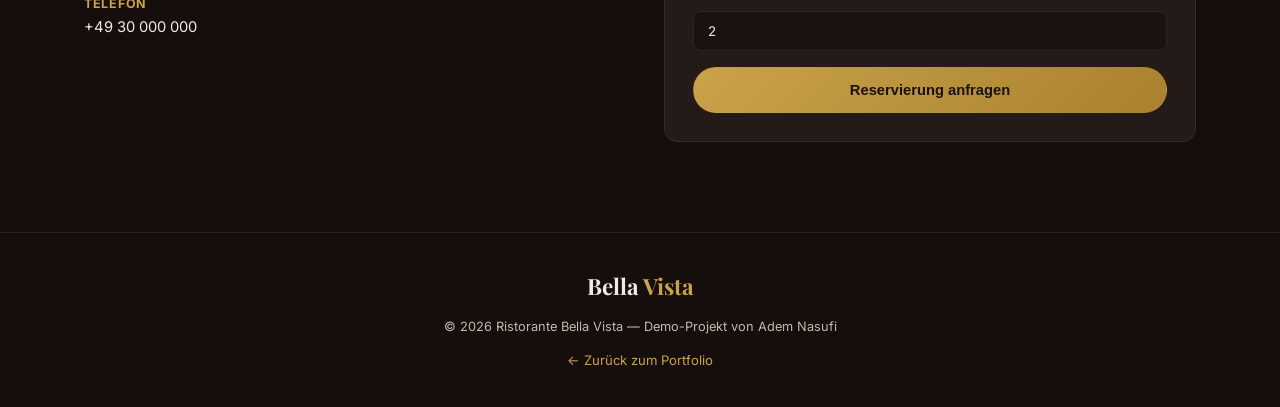
<file: demo-projekte/restaurant/index.html>
<!DOCTYPE html>
<html lang="de">
<head>
<meta charset="UTF-8">
<meta name="viewport" content="width=device-width, initial-scale=1.0">
<title>Ristorante Bella Vista – Demo Projekt</title>
<link rel="preconnect" href="https://fonts.googleapis.com">
<link rel="preconnect" href="https://fonts.gstatic.com" crossorigin>
<link href="https://fonts.googleapis.com/css2?family=Playfair+Display:wght@600;700;800&family=Inter:wght@400;500;600&display=swap" rel="stylesheet">
<link rel="stylesheet" href="css/style.css">
</head>
<body>

<div class="demo-banner">Projekt Demo — erstellt von <strong>Adem Nasufi</strong> als Beispielprojekt</div>

<header class="header" id="header">
  <div class="container header__inner">
    <a href="#home" class="logo">Bella <span>Vista</span></a>
    <nav class="nav" id="nav">
      <a href="#speisekarte">Speisekarte</a>
      <a href="#ueber-uns">Über uns</a>
      <a href="#galerie">Galerie</a>
      <a href="#kontakt" class="nav__cta">Tisch reservieren</a>
    </nav>
    <button class="burger" id="burger" aria-label="Menü öffnen"><span></span><span></span><span></span></button>
  </div>
</header>

<section class="hero" id="home">
  <div class="container hero__inner">
    <p class="eyebrow">Ristorante Italiano · seit 1998</p>
    <h1>Authentische italienische<br>Küche im Herzen der Stadt</h1>
    <p class="hero__text">Frische Zutaten, traditionelle Rezepte und ein Ambiente, das an einen Sommerabend in der Toskana erinnert.</p>
    <div class="hero__actions">
      <a href="#kontakt" class="btn btn--primary">Tisch reservieren</a>
      <a href="#speisekarte" class="btn btn--ghost">Speisekarte ansehen</a>
    </div>
  </div>
</section>

<section class="section" id="ueber-uns">
  <div class="container about">
    <div class="about__media" aria-hidden="true"></div>
    <div class="about__content">
      <p class="eyebrow">Über uns</p>
      <h2>Eine Familientradition seit drei Generationen</h2>
      <p>Seit 1998 servieren wir echte italienische Gerichte nach Rezepten, die von Generation zu Generation weitergegeben wurden. Jedes Gericht wird mit frischen, sorgfältig ausgewählten Zutaten zubereitet.</p>
      <p>Unser Restaurant steht für Gastfreundschaft, Qualität und den unverwechselbaren Geschmack Italiens – mitten in Ihrer Stadt.</p>
      <ul class="about__facts">
        <li><strong>25+</strong> Jahre Erfahrung</li>
        <li><strong>40</strong> Gerichte auf der Karte</li>
        <li><strong>4.8★</strong> Kundenbewertung</li>
      </ul>
    </div>
  </div>
</section>

<section class="section section--alt" id="speisekarte">
  <div class="container">
    <div class="section-head">
      <p class="eyebrow">Speisekarte</p>
      <h2>Unsere Highlights</h2>
    </div>
    <div class="menu-grid">
      <div class="menu-card">
        <div class="menu-card__img menu-card__img--1" aria-hidden="true"></div>
        <div class="menu-card__body">
          <div class="menu-card__row"><h3>Spaghetti Vongole</h3><span>16,50 €</span></div>
          <p>Frische Venusmuscheln, Weißwein, Knoblauch, Petersilie.</p>
        </div>
      </div>
      <div class="menu-card">
        <div class="menu-card__img menu-card__img--2" aria-hidden="true"></div>
        <div class="menu-card__body">
          <div class="menu-card__row"><h3>Pizza Tartufo</h3><span>14,90 €</span></div>
          <p>Trüffelcreme, Mozzarella, Rucola, Parmesan.</p>
        </div>
      </div>
      <div class="menu-card">
        <div class="menu-card__img menu-card__img--3" aria-hidden="true"></div>
        <div class="menu-card__body">
          <div class="menu-card__row"><h3>Ossobuco Milanese</h3><span>22,00 €</span></div>
          <p>Geschmorte Kalbshaxe, Risotto allo zafferano.</p>
        </div>
      </div>
      <div class="menu-card">
        <div class="menu-card__img menu-card__img--4" aria-hidden="true"></div>
        <div class="menu-card__body">
          <div class="menu-card__row"><h3>Tiramisù della Casa</h3><span>7,50 €</span></div>
          <p>Hausgemacht nach Familienrezept.</p>
        </div>
      </div>
    </div>
  </div>
</section>

<section class="section" id="galerie">
  <div class="container">
    <div class="section-head">
      <p class="eyebrow">Galerie</p>
      <h2>Ein Blick in unser Restaurant</h2>
    </div>
    <div class="gallery-grid">
      <div class="gallery-item gallery-item--1"></div>
      <div class="gallery-item gallery-item--2"></div>
      <div class="gallery-item gallery-item--3"></div>
      <div class="gallery-item gallery-item--4"></div>
      <div class="gallery-item gallery-item--5"></div>
      <div class="gallery-item gallery-item--6"></div>
    </div>
  </div>
</section>

<section class="section section--alt" id="kontakt">
  <div class="container kontakt">
    <div class="kontakt__intro">
      <p class="eyebrow">Kontakt & Reservierung</p>
      <h2>Wir freuen uns auf Ihren Besuch</h2>
      <ul class="kontakt__list">
        <li><strong>Adresse</strong><span>Musterstraße 12, 10115 Berlin</span></li>
        <li><strong>Öffnungszeiten</strong><span>Di–So, 12:00–23:00 Uhr</span></li>
        <li><strong>Telefon</strong><span>+49 30 000 000</span></li>
      </ul>
    </div>
    <form class="kontakt__form" onsubmit="event.preventDefault(); alert('Demo-Formular – keine echte Reservierung.');">
      <div class="form-row"><label>Name</label><input type="text" required></div>
      <div class="form-row"><label>Datum</label><input type="date" required></div>
      <div class="form-row"><label>Personen</label><input type="number" min="1" value="2" required></div>
      <button type="submit" class="btn btn--primary btn--block">Reservierung anfragen</button>
    </form>
  </div>
</section>

<footer class="footer">
  <div class="container footer__inner">
    <a href="#home" class="logo">Bella <span>Vista</span></a>
    <p class="footer__copy">&copy; 2026 Ristorante Bella Vista — Demo-Projekt von Adem Nasufi</p>
    <a href="../../index.html" class="back-link">← Zurück zum Portfolio</a>
  </div>
</footer>

<script src="js/script.js"></script>
</body>
</html>
</file>
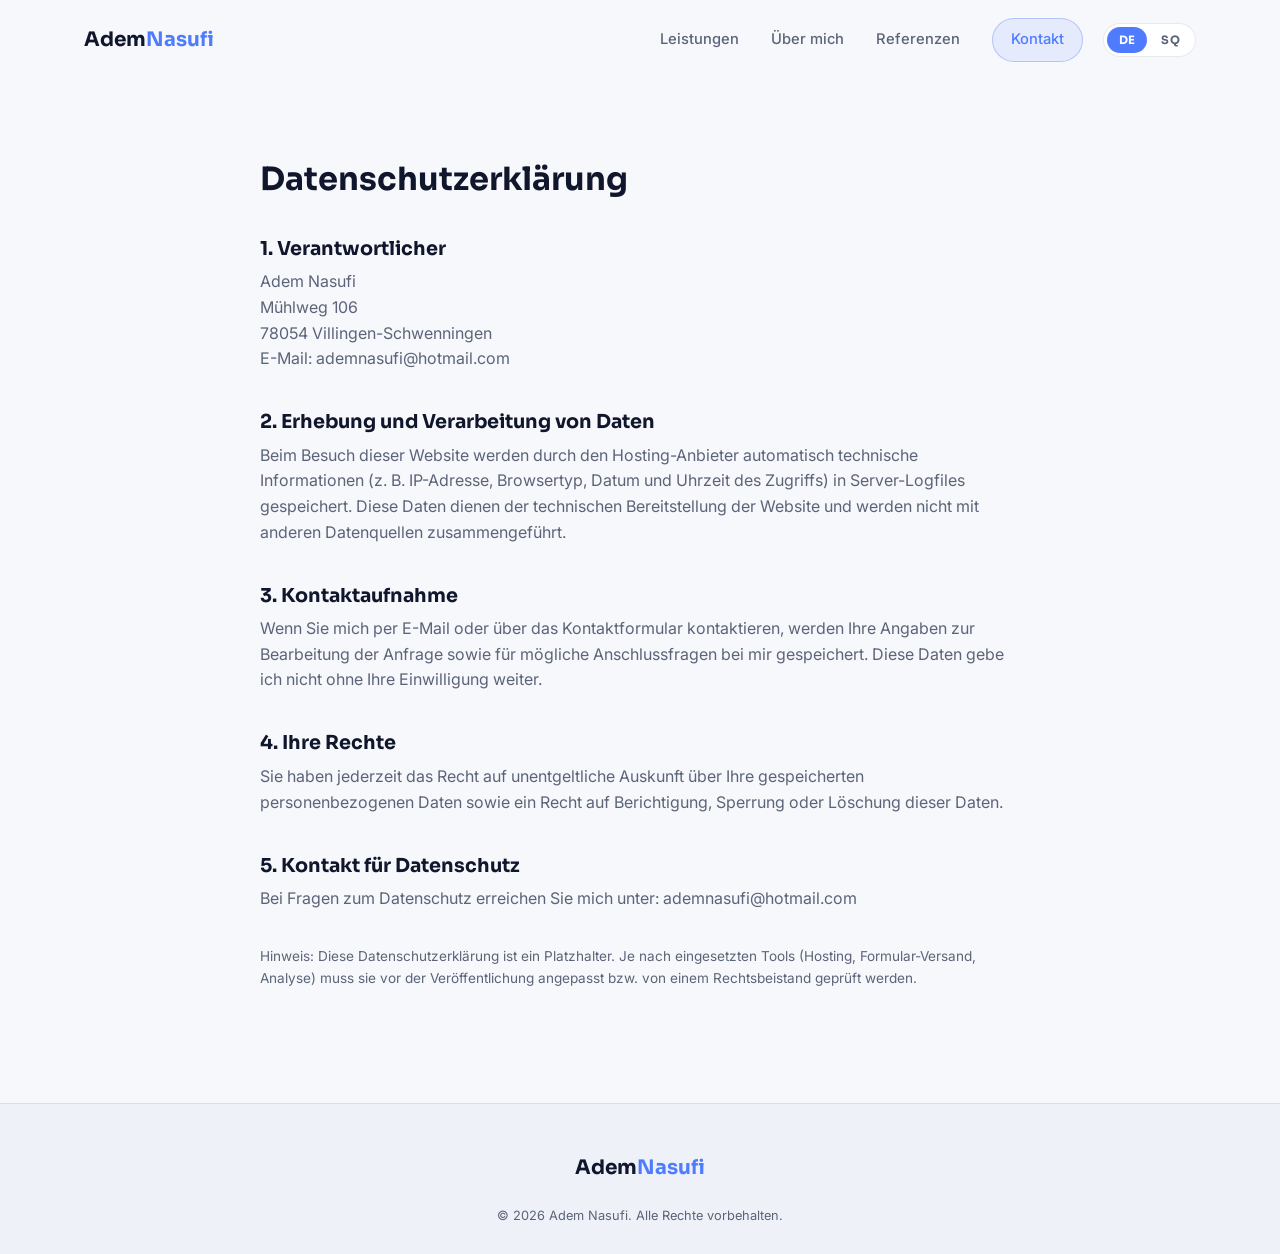
<file: datenschutz.html>
<!DOCTYPE html>
<html lang="de">
<head>
<meta charset="UTF-8">
<meta name="viewport" content="width=device-width, initial-scale=1.0">
<title data-i18n="legal.datenschutz.meta_title">Datenschutzerklärung – Adem Nasufi</title>
<link href="https://fonts.googleapis.com/css2?family=Sora:wght@600;700;800&family=Inter:wght@400;500;600;700&display=swap" rel="stylesheet">
<link rel="stylesheet" href="css/style.css">
<style>
  .legal{ padding:160px 0 100px; max-width:760px; }
  .legal h1{ color: var(--heading); font-size:2rem; }
  .legal h2{ color: var(--heading); font-size:1.2rem; margin-top:2em; }
  .legal p{ margin-bottom:1em; }
</style>
</head>
<body>

<header class="header" id="header">
  <div class="container header__inner">
    <a href="index.html" class="logo">Adem<span>Nasufi</span></a>
    <div class="header__right">
      <nav class="nav" id="nav">
        <a href="index.html#leistungen" data-i18n="nav.leistungen">Leistungen</a>
        <a href="index.html#ueber-mich" data-i18n="nav.ueber_mich">Über mich</a>
        <a href="index.html#referenzen" data-i18n="nav.referenzen">Referenzen</a>
        <a href="index.html#kontakt" class="nav__cta" data-i18n="nav.kontakt">Kontakt</a>
      </nav>
      <div class="lang-switch" id="lang-switch">
        <button class="lang-btn" data-lang="de">DE</button>
        <button class="lang-btn" data-lang="sq">SQ</button>
      </div>
    </div>
  </div>
</header>

<main class="container legal">
  <h1 data-i18n="legal.datenschutz.h1">Datenschutzerklärung</h1>

  <h2 data-i18n="legal.datenschutz.h2_1">1. Verantwortlicher</h2>
  <p data-i18n-html="legal.datenschutz.body_1">
    Adem Nasufi<br>
    Mühlweg 106<br>
    78054 Villingen-Schwenningen<br>
    E-Mail: ademnasufi@hotmail.com
  </p>

  <h2 data-i18n="legal.datenschutz.h2_2">2. Erhebung und Verarbeitung von Daten</h2>
  <p data-i18n="legal.datenschutz.body_2">
    Beim Besuch dieser Website werden durch den Hosting-Anbieter automatisch
    technische Informationen (z. B. IP-Adresse, Browsertyp, Datum und Uhrzeit
    des Zugriffs) in Server-Logfiles gespeichert. Diese Daten dienen der
    technischen Bereitstellung der Website und werden nicht mit anderen
    Datenquellen zusammengeführt.
  </p>

  <h2 data-i18n="legal.datenschutz.h2_3">3. Kontaktaufnahme</h2>
  <p data-i18n="legal.datenschutz.body_3">
    Wenn Sie mich per E-Mail oder über das Kontaktformular
    kontaktieren, werden Ihre Angaben zur Bearbeitung der Anfrage sowie für
    mögliche Anschlussfragen bei mir gespeichert. Diese Daten gebe ich nicht
    ohne Ihre Einwilligung weiter.
  </p>

  <h2 data-i18n="legal.datenschutz.h2_4">4. Ihre Rechte</h2>
  <p data-i18n="legal.datenschutz.body_4">
    Sie haben jederzeit das Recht auf unentgeltliche Auskunft über Ihre
    gespeicherten personenbezogenen Daten sowie ein Recht auf Berichtigung,
    Sperrung oder Löschung dieser Daten.
  </p>

  <h2 data-i18n="legal.datenschutz.h2_5">5. Kontakt für Datenschutz</h2>
  <p data-i18n="legal.datenschutz.body_5">Bei Fragen zum Datenschutz erreichen Sie mich unter: ademnasufi@hotmail.com</p>

  <p style="font-size:.85rem; color:var(--text-muted); margin-top:2.5em;" data-i18n="legal.datenschutz.notice">
    Hinweis: Diese Datenschutzerklärung ist ein Platzhalter. Je nach eingesetzten
    Tools (Hosting, Formular-Versand, Analyse) muss sie vor der Veröffentlichung
    angepasst bzw. von einem Rechtsbeistand geprüft werden.
  </p>
</main>

<footer class="footer">
  <div class="container footer__inner">
    <a href="index.html" class="logo">Adem<span>Nasufi</span></a>
    <p class="footer__copy">&copy; <span id="year"></span> Adem Nasufi. <span data-i18n="footer.rights">Alle Rechte vorbehalten.</span></p>
  </div>
</footer>

<script src="js/i18n.js"></script>
<script>document.getElementById('year').textContent = new Date().getFullYear();</script>
</body>
</html>
</file>
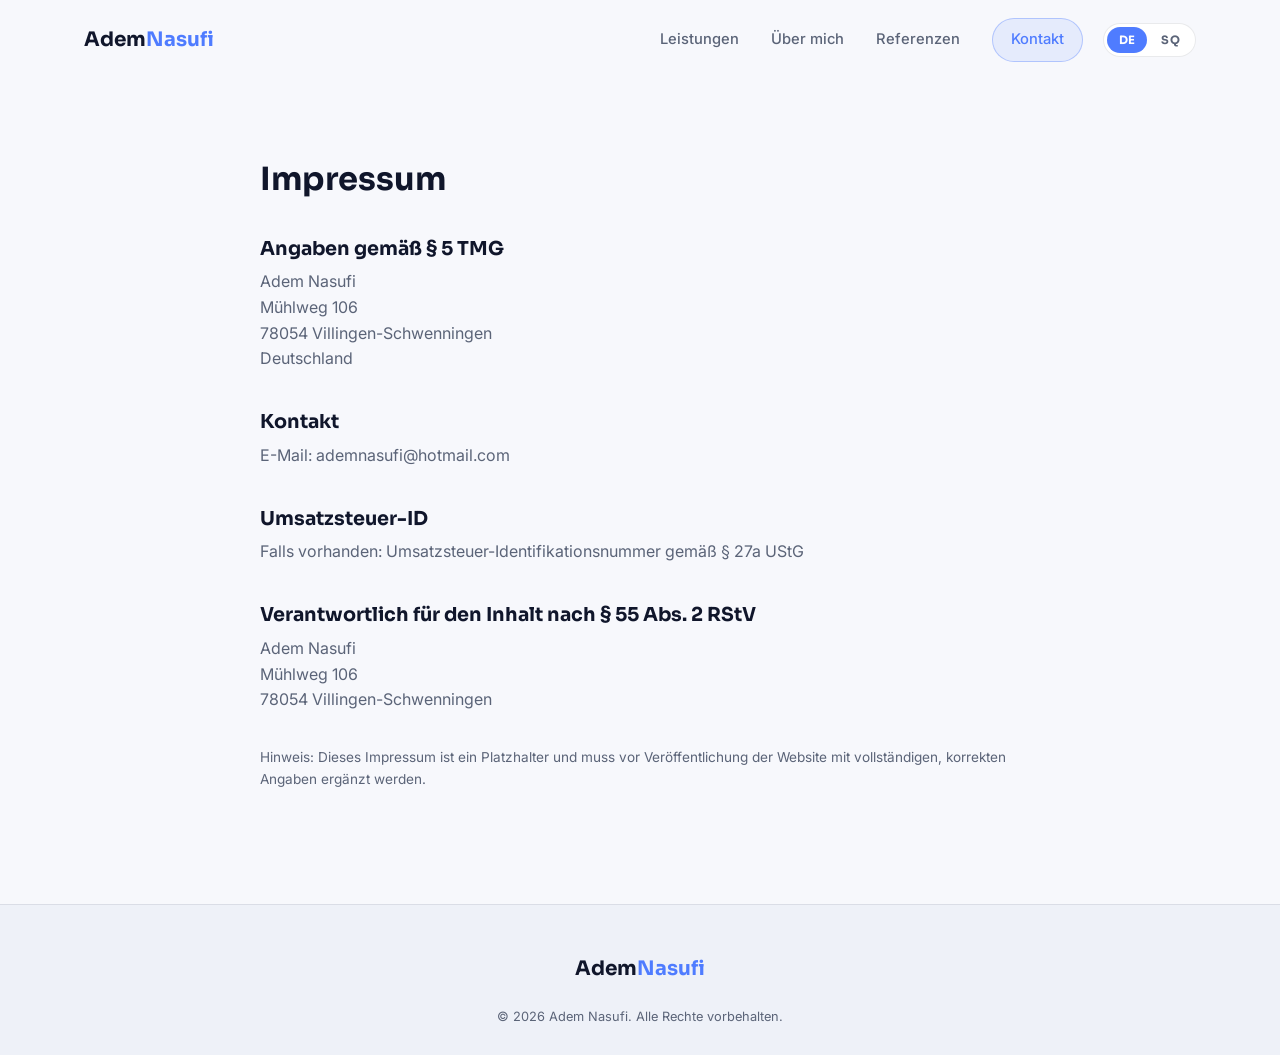
<file: impressum.html>
<!DOCTYPE html>
<html lang="de">
<head>
<meta charset="UTF-8">
<meta name="viewport" content="width=device-width, initial-scale=1.0">
<title data-i18n="legal.impressum.meta_title">Impressum – Adem Nasufi</title>
<link href="https://fonts.googleapis.com/css2?family=Sora:wght@600;700;800&family=Inter:wght@400;500;600;700&display=swap" rel="stylesheet">
<link rel="stylesheet" href="css/style.css">
<style>
  .legal{ padding:160px 0 100px; max-width:760px; }
  .legal h1{ color: var(--heading); font-size:2rem; }
  .legal h2{ color: var(--heading); font-size:1.2rem; margin-top:2em; }
  .legal p{ margin-bottom:1em; }
</style>
</head>
<body>

<header class="header" id="header">
  <div class="container header__inner">
    <a href="index.html" class="logo">Adem<span>Nasufi</span></a>
    <div class="header__right">
      <nav class="nav" id="nav">
        <a href="index.html#leistungen" data-i18n="nav.leistungen">Leistungen</a>
        <a href="index.html#ueber-mich" data-i18n="nav.ueber_mich">Über mich</a>
        <a href="index.html#referenzen" data-i18n="nav.referenzen">Referenzen</a>
        <a href="index.html#kontakt" class="nav__cta" data-i18n="nav.kontakt">Kontakt</a>
      </nav>
      <div class="lang-switch" id="lang-switch">
        <button class="lang-btn" data-lang="de">DE</button>
        <button class="lang-btn" data-lang="sq">SQ</button>
      </div>
    </div>
  </div>
</header>

<main class="container legal">
  <h1 data-i18n="legal.impressum.h1">Impressum</h1>

  <h2 data-i18n="legal.impressum.h2_tmg">Angaben gemäß § 5 TMG</h2>
  <p data-i18n-html="legal.impressum.address">
    Adem Nasufi<br>
    Mühlweg 106<br>
    78054 Villingen-Schwenningen<br>
    Deutschland
  </p>

  <h2 data-i18n="nav.kontakt">Kontakt</h2>
  <p data-i18n-html="legal.impressum.kontakt_body">
    E-Mail: ademnasufi@hotmail.com
  </p>

  <h2 data-i18n="legal.impressum.h2_ust">Umsatzsteuer-ID</h2>
  <p data-i18n="legal.impressum.ust_body">[Falls vorhanden: Umsatzsteuer-Identifikationsnummer gemäß § 27a UStG]</p>

  <h2 data-i18n="legal.impressum.h2_verantwortlich">Verantwortlich für den Inhalt nach § 55 Abs. 2 RStV</h2>
  <p data-i18n-html="legal.impressum.verantwortlich_body">
    Adem Nasufi<br>
    Mühlweg 106<br>
    78054 Villingen-Schwenningen
  </p>

  <p style="font-size:.85rem; color:var(--text-muted); margin-top:2.5em;" data-i18n="legal.impressum.notice">
    Hinweis: Dieses Impressum ist ein Platzhalter und muss vor Veröffentlichung
    der Website mit vollständigen, korrekten Angaben ergänzt werden.
  </p>
</main>

<footer class="footer">
  <div class="container footer__inner">
    <a href="index.html" class="logo">Adem<span>Nasufi</span></a>
    <p class="footer__copy">&copy; <span id="year"></span> Adem Nasufi. <span data-i18n="footer.rights">Alle Rechte vorbehalten.</span></p>
  </div>
</footer>

<script src="js/i18n.js"></script>
<script>document.getElementById('year').textContent = new Date().getFullYear();</script>
</body>
</html>
</file>
<file: css/style.css>
/* ============ Variables ============ */
:root{
  --bg: #f7f8fc;
  --bg-alt: #eef1f8;
  --card: #ffffff;
  --card-border: rgba(16,22,43,.09);
  --text: #1c2333;
  --heading: #10162b;
  --text-muted: #5b6478;
  --accent: #4f7cff;
  --accent-2: #8a5cff;
  --accent-soft: rgba(79,124,255,.10);
  --radius: 16px;
  --maxw: 1160px;
  --ff-heading: 'Sora', sans-serif;
  --ff-body: 'Inter', sans-serif;
}

*,*::before,*::after{ box-sizing: border-box; }
html{ scroll-behavior: smooth; }
body{
  margin:0;
  background: var(--bg);
  color: var(--text);
  font-family: var(--ff-body);
  line-height:1.6;
  -webkit-font-smoothing: antialiased;
}
img{ max-width:100%; display:block; }
a{ color: inherit; text-decoration:none; }
ul,ol{ list-style:none; margin:0; padding:0; }
h1,h2,h3{ font-family: var(--ff-heading); line-height:1.2; margin:0 0 .5em; }
p{ margin:0 0 1em; color: var(--text-muted); }
.container{ max-width: var(--maxw); margin:0 auto; padding:0 24px; }

.eyebrow{
  display:inline-block;
  font-size:.8rem;
  font-weight:600;
  letter-spacing:.08em;
  text-transform:uppercase;
  color: var(--accent);
  margin-bottom:.75em;
}

/* ============ Buttons ============ */
.btn{
  display:inline-flex;
  align-items:center;
  justify-content:center;
  padding:14px 28px;
  border-radius: 999px;
  font-weight:600;
  font-size:.95rem;
  border:1px solid transparent;
  cursor:pointer;
  transition: transform .2s ease, box-shadow .2s ease, background .2s ease, border-color .2s ease;
}
.btn--primary{
  background: linear-gradient(135deg, var(--accent), var(--accent-2));
  color:#fff;
  box-shadow: 0 8px 24px rgba(79,124,255,.35);
}
.btn--primary:hover{ transform: translateY(-2px); box-shadow: 0 12px 30px rgba(79,124,255,.45); }
.btn--ghost{
  background: transparent;
  color: var(--text);
  border-color: var(--card-border);
}
.btn--ghost:hover{ border-color: var(--accent); color: var(--heading); }
.btn--block{ width:100%; }

/* ============ Header ============ */
.header{
  position: fixed;
  top:0; left:0; right:0;
  z-index:100;
  padding:18px 0;
  transition: background .3s ease, padding .3s ease, border-color .3s ease;
  border-bottom:1px solid transparent;
}
.header.scrolled{
  background: rgba(247,248,252,.85);
  backdrop-filter: blur(10px);
  padding:12px 0;
  border-color: var(--card-border);
  box-shadow: 0 4px 24px rgba(16,22,43,.06);
}
.header__inner{ display:flex; align-items:center; justify-content:space-between; }
.header__right{ display:flex; align-items:center; gap:20px; }
.logo{ font-family: var(--ff-heading); font-weight:700; font-size:1.25rem; color: var(--heading); }
.logo span{ color: var(--accent); }

.nav{ display:flex; align-items:center; gap:32px; }
.nav a{ font-size:.92rem; font-weight:500; color: var(--text-muted); transition: color .2s ease; }
.nav a:hover{ color: var(--heading); }
.nav__cta{
  color: var(--accent) !important;
  background: var(--accent-soft);
  padding:9px 18px;
  border-radius:999px;
  border:1px solid rgba(79,124,255,.35);
}
.nav__cta:hover{ background: var(--accent); color:#fff !important; }

.burger{
  display:none;
  flex-direction:column;
  justify-content:center;
  gap:5px;
  width:36px; height:36px;
  background:none; border:none; cursor:pointer;
}
.burger span{ width:100%; height:2px; background: var(--heading); border-radius:2px; transition:.3s; }

/* ============ Language switch ============ */
.lang-switch{
  display:flex; align-items:center; gap:2px;
  background: var(--card); border:1px solid var(--card-border); border-radius:999px;
  padding:3px;
}
.lang-btn{
  border:none; background:none; cursor:pointer;
  padding:6px 12px; border-radius:999px;
  font-family: var(--ff-heading); font-size:.72rem; font-weight:700; letter-spacing:.03em;
  color: var(--text-muted); transition: background .2s ease, color .2s ease;
}
.lang-btn.active{ background: var(--accent); color:#fff; }

/* ============ Hero ============ */
.hero{
  position:relative;
  min-height:100vh;
  display:flex;
  align-items:center;
  overflow:hidden;
  padding-top:100px;
}
.hero__bg{
  position:absolute; inset:0;
  background:
    radial-gradient(600px 400px at 15% 20%, rgba(79,124,255,.16), transparent 60%),
    radial-gradient(500px 500px at 85% 60%, rgba(138,92,255,.14), transparent 60%),
    linear-gradient(180deg, var(--bg), var(--bg-alt));
  z-index:-1;
}
.hero__bg::after{
  content:"";
  position:absolute; inset:0;
  background-image: linear-gradient(rgba(16,22,43,.04) 1px, transparent 1px), linear-gradient(90deg, rgba(16,22,43,.04) 1px, transparent 1px);
  background-size:48px 48px;
  mask-image: radial-gradient(ellipse at 50% 0%, black, transparent 75%);
}
.hero__inner{ max-width:820px; }
.hero h1{ font-size: clamp(2.2rem, 5vw, 3.4rem); font-weight:800; color: var(--heading); }
.hero__sub{ font-size:1.3rem; font-weight:600; color: var(--accent); margin-bottom:.6em; }
.hero__text{ font-size:1.05rem; max-width:560px; }
.hero__actions{ display:flex; gap:16px; flex-wrap:wrap; margin-top:1.5em; }

.scroll-hint{
  position:absolute; bottom:32px; left:50%; transform:translateX(-50%);
  width:26px; height:42px; border:2px solid var(--card-border); border-radius:20px;
  display:flex; justify-content:center; padding-top:8px;
}
.scroll-hint span{ width:4px; height:8px; background: var(--accent); border-radius:2px; animation: scrollDown 1.6s infinite; }
@keyframes scrollDown{ 0%{ opacity:1; transform:translateY(0);} 100%{ opacity:0; transform:translateY(14px);} }

/* ============ Sections ============ */
.section{ padding:110px 0; }
.section--alt{ background: var(--bg-alt); }
.section-head{ max-width:640px; margin-bottom:56px; }
.section-head h2{ font-size: clamp(1.7rem, 3.4vw, 2.4rem); color: var(--heading); }
.section-lead{ font-size:1.05rem; }

/* ============ Warum ============ */
.warum-grid{ display:grid; grid-template-columns: 1fr 1.4fr; gap:48px; align-items:start; }
.warum-lead{ font-size:1.3rem; color: var(--heading); font-weight:600; line-height:1.5; }
.warum-cards{ display:grid; gap:20px; }
.warum-card{
  display:flex; gap:16px; align-items:flex-start;
  background: var(--card); border:1px solid var(--card-border);
  border-radius: var(--radius); padding:22px;
  box-shadow: 0 4px 20px rgba(16,22,43,.05);
}
.warum-card__icon{ flex:none; width:40px; height:40px; border-radius:10px; background:var(--accent-soft); display:flex; align-items:center; justify-content:center; }
.warum-card__icon svg{ width:20px; height:20px; stroke:var(--accent); fill:none; stroke-width:1.8; stroke-linecap:round; stroke-linejoin:round; }
.warum-card p{ margin:0; }
.warum-card strong{ color: var(--heading); }

/* ============ Leistungen ============ */
.services-grid{ display:grid; grid-template-columns: repeat(3, 1fr); gap:24px; }
.service-card{
  background: var(--card); border:1px solid var(--card-border); border-radius: var(--radius);
  padding:30px; transition: transform .25s ease, border-color .25s ease, box-shadow .25s ease;
  box-shadow: 0 4px 20px rgba(16,22,43,.05);
}
.service-card:hover{ transform: translateY(-4px); border-color: rgba(79,124,255,.4); box-shadow: 0 12px 30px rgba(16,22,43,.08); }
.service-card__icon{ width:46px; height:46px; border-radius:12px; background: linear-gradient(135deg, var(--accent), var(--accent-2)); display:flex; align-items:center; justify-content:center; margin-bottom:18px; }
.service-card__icon svg{ width:22px; height:22px; stroke:#fff; fill:none; stroke-width:1.8; stroke-linecap:round; stroke-linejoin:round; }
.service-card h3{ color: var(--heading); font-size:1.1rem; }
.service-card p{ margin:0; font-size:.94rem; }

/* ============ Benefits ============ */
.benefits-grid{ display:grid; grid-template-columns: repeat(2, 1fr); gap:16px; }
.benefits-grid li{
  display:flex; align-items:center; gap:14px;
  background: var(--card); border:1px solid var(--card-border); border-radius:12px;
  padding:16px 20px; color: var(--heading); font-weight:500;
  box-shadow: 0 4px 20px rgba(16,22,43,.05);
}
.benefits-grid li span:first-child{
  flex:none; width:28px; height:28px; border-radius:50%;
  background: var(--accent-soft); color: var(--accent);
  display:flex; align-items:center; justify-content:center; font-size:.85rem; font-weight:700;
}

/* ============ About ============ */
.about{ display:grid; grid-template-columns: .8fr 1.6fr; gap:56px; align-items:center; }
.about__avatar{
  width:100%; aspect-ratio:1; border-radius:28px;
  object-fit:cover; object-position: center center;
  box-shadow: 0 20px 50px rgba(79,124,255,.25);
}
.about__content h2{ font-size: clamp(1.7rem, 3.4vw, 2.4rem); color: var(--heading); }
.about__content blockquote{
  margin:0 0 1.4em; padding-left:20px; border-left:3px solid var(--accent);
  font-size:1.15rem; font-style:italic; color: var(--heading);
}
.about__content strong{ color: var(--heading); }
.about__values{ display:flex; flex-wrap:wrap; gap:10px; margin-top:1.4em; }
.about__values li{
  background: var(--accent-soft); color: var(--accent); border:1px solid rgba(79,124,255,.3);
  border-radius:999px; padding:8px 16px; font-size:.85rem; font-weight:600;
}

/* ============ Timeline ============ */
.timeline{ position:relative; display:grid; gap:32px; }
.timeline::before{
  content:""; position:absolute; left:23px; top:8px; bottom:8px; width:2px;
  background: linear-gradient(180deg, var(--accent), transparent);
}
.timeline li{ position:relative; display:flex; gap:24px; padding-left:0; }
.timeline__num{
  flex:none; width:48px; height:48px; border-radius:50%;
  background: var(--card); border:1px solid var(--card-border);
  display:flex; align-items:center; justify-content:center;
  font-family:var(--ff-heading); font-weight:700; color: var(--heading); z-index:1;
  box-shadow: 0 4px 16px rgba(16,22,43,.06);
}
.timeline li h3{ color: var(--heading); font-size:1.1rem; margin-bottom:.3em; }
.timeline li p{ margin:0; }

/* ============ Projects ============ */
.projects-grid{ display:grid; grid-template-columns: repeat(2, 1fr); gap:24px; max-width:840px; margin:0 auto; }
.project-card{
  display:block;
  background: var(--card); border:1px solid var(--card-border); border-radius: var(--radius);
  overflow:hidden; box-shadow: 0 4px 20px rgba(16,22,43,.05);
  transition: transform .25s ease, box-shadow .25s ease;
}
.project-card:hover{ transform: translateY(-4px); box-shadow: 0 14px 34px rgba(16,22,43,.1); }
.project-card__thumb{
  position:relative;
  aspect-ratio: 16/10; display:flex; align-items:flex-end; justify-content:flex-start;
  padding:16px;
}
.project-card__thumb--restaurant{ background: linear-gradient(150deg, #d9b45a, #8b3a2f 65%, #241a17); }
.project-card__thumb--fitness{ background: linear-gradient(150deg, #c6ff3d, #3a4a12 65%, #0d0d0d); }
.project-card__badge{
  background: rgba(0,0,0,.55); color:#fff; font-size:.72rem; font-weight:700;
  letter-spacing:.04em; text-transform:uppercase; padding:5px 12px; border-radius:999px;
  backdrop-filter: blur(4px);
}
.project-card__body{ padding:20px; }
.project-card__body h3{ color: var(--heading); font-size:1.05rem; margin-bottom:.3em; }
.project-card__body p{ margin:0 0 12px; font-size:.9rem; }
.project-card__link{ font-size:.85rem; font-weight:600; color: var(--accent); }

/* ============ Accordion ============ */
.accordion{ display:grid; gap:14px; max-width:760px; }
.accordion__item{ background: var(--card); border:1px solid var(--card-border); border-radius:14px; overflow:hidden; box-shadow: 0 4px 20px rgba(16,22,43,.05); }
.accordion__trigger{
  width:100%; display:flex; align-items:center; justify-content:space-between;
  background:none; border:none; text-align:left; cursor:pointer;
  padding:20px 22px; font-family:var(--ff-heading); font-size:1rem; font-weight:600; color: var(--heading);
}
.accordion__icon{ position:relative; flex:none; width:20px; height:20px; }
.accordion__icon::before, .accordion__icon::after{
  content:""; position:absolute; background: var(--accent); border-radius:2px;
}
.accordion__icon::before{ top:9px; left:0; width:20px; height:2px; }
.accordion__icon::after{ top:0; left:9px; width:2px; height:20px; transition: transform .25s ease; }
.accordion__item.open .accordion__icon::after{ transform: rotate(90deg) translateX(0); opacity:0; }
.accordion__panel{
  max-height:0; overflow:hidden; transition: max-height .3s ease, padding .3s ease;
  padding:0 22px;
}
.accordion__panel p{ margin:0 0 20px; }
.accordion__item.open .accordion__panel{ max-height:200px; }

/* ============ Kontakt ============ */
.kontakt{ display:grid; grid-template-columns: 1fr 1fr; gap:56px; align-items:start; }
.kontakt__intro h2{ font-size: clamp(1.7rem, 3.4vw, 2.2rem); color: var(--heading); }
.kontakt__list{ display:grid; gap:18px; margin-top:2em; }
.kontakt__list li{ display:flex; align-items:center; gap:16px; }
.kontakt__icon{
  flex:none; width:44px; height:44px; border-radius:12px; background: var(--accent-soft);
  display:flex; align-items:center; justify-content:center;
}
.kontakt__icon svg{ width:20px; height:20px; stroke: var(--accent); fill:none; stroke-width:1.8; stroke-linecap:round; stroke-linejoin:round; }
.kontakt__list strong{ display:block; color: var(--heading); font-size:.85rem; }
.kontakt__list a{ color: var(--text-muted); transition: color .2s ease; }
.kontakt__list a:hover{ color: var(--accent); }

.kontakt__form{
  background: var(--card); border:1px solid var(--card-border); border-radius: var(--radius);
  padding:32px; display:grid; gap:18px;
  box-shadow: 0 4px 24px rgba(16,22,43,.05);
}
.form-row{ display:grid; gap:6px; }
.form-row label{ font-size:.85rem; font-weight:600; color: var(--heading); }
.form-row input, .form-row textarea{
  background: var(--bg); border:1px solid var(--card-border); border-radius:10px;
  padding:12px 14px; color: var(--heading); font-family:var(--ff-body); font-size:.95rem; resize:vertical;
}
.form-row input:focus, .form-row textarea:focus{ outline:none; border-color: var(--accent); }
.form-note{ font-size:.85rem; color: var(--accent); min-height:1.2em; margin:0; }

/* ============ Footer ============ */
.footer{ background: var(--bg-alt); border-top:1px solid var(--card-border); padding:48px 0 28px; }
.footer__inner{ display:flex; flex-direction:column; align-items:center; gap:22px; text-align:center; }
.footer__nav{ display:flex; flex-wrap:wrap; justify-content:center; gap:22px; }
.footer__nav a{ font-size:.88rem; color: var(--text-muted); transition: color .2s ease; }
.footer__nav a:hover{ color: var(--heading); }
.footer__copy{ font-size:.8rem; color: var(--text-muted); margin:0; }

/* ============ Scroll reveal ============ */
.reveal{ opacity:0; transform: translateY(24px); transition: opacity .6s ease, transform .6s ease; }
.reveal.visible{ opacity:1; transform:none; }

/* ============ Responsive ============ */
@media (max-width: 980px){
  .nav{ display:none; }
  .burger{ display:flex; }
  .warum-grid, .about, .kontakt{ grid-template-columns: 1fr; }
  .about__avatar{ max-width:220px; margin:0 auto; }
  .services-grid{ grid-template-columns: repeat(2, 1fr); }
  .projects-grid{ grid-template-columns: 1fr; }
  .benefits-grid{ grid-template-columns: 1fr; }
}

@media (max-width: 640px){
  .section{ padding:80px 0; }
  .services-grid{ grid-template-columns: 1fr; }
  .hero__actions{ flex-direction:column; }
  .hero__actions .btn{ width:100%; }

  .nav{
    position:fixed; top:0; right:0; height:100vh; width:min(78vw, 320px);
    background: var(--bg-alt); border-left:1px solid var(--card-border);
    flex-direction:column; align-items:flex-start; justify-content:center; gap:28px;
    padding:40px 32px; transform:translateX(100%); transition: transform .3s ease;
    z-index:99;
  }
  .nav.open{ display:flex; transform:translateX(0); }
  .nav a{ font-size:1.05rem; }
}
</file>
<file: demo-projekte/fitness/css/style.css>
:root{
  --bg:#0d0d0d;
  --bg-alt:#141414;
  --card:#1b1b1b;
  --card-border: rgba(255,255,255,.09);
  --text:#f2f2f2;
  --text-muted:#a3a3a3;
  --accent:#c6ff3d;
  --accent-2:#ff5b3d;
  --radius:14px;
  --maxw:1160px;
  --ff-heading:'Oswald', sans-serif;
  --ff-body:'Inter', sans-serif;
}
*,*::before,*::after{ box-sizing:border-box; }
html{ scroll-behavior:smooth; }
body{ margin:0; background:var(--bg); color:var(--text); font-family:var(--ff-body); line-height:1.6; }
a{ color:inherit; text-decoration:none; }
ul{ list-style:none; margin:0; padding:0; }
h1,h2,h3{ font-family:var(--ff-heading); text-transform:uppercase; line-height:1.15; margin:0 0 .5em; letter-spacing:.02em; }
p{ margin:0 0 1em; color:var(--text-muted); }
.container{ max-width:var(--maxw); margin:0 auto; padding:0 24px; }
.eyebrow{ display:inline-block; font-size:.78rem; font-weight:700; letter-spacing:.12em; text-transform:uppercase; color:var(--accent); margin-bottom:.75em; }

.demo-banner{ background:var(--accent-2); color:#111; text-align:center; font-size:.82rem; font-weight:700; padding:10px 16px; }

.btn{ display:inline-flex; align-items:center; justify-content:center; padding:14px 30px; border-radius:6px; font-weight:700; font-size:.85rem; text-transform:uppercase; letter-spacing:.04em; border:1px solid transparent; cursor:pointer; }
.btn--primary{ background:var(--accent); color:#0d0d0d; }
.btn--ghost{ background:transparent; color:var(--text); border-color:var(--card-border); }
.btn--block{ width:100%; }

.header{ position:sticky; top:0; z-index:100; background:rgba(13,13,13,.92); backdrop-filter:blur(8px); border-bottom:1px solid var(--card-border); padding:18px 0; }
.header__inner{ display:flex; align-items:center; justify-content:space-between; }
.logo{ font-family:var(--ff-heading); font-weight:700; font-size:1.3rem; letter-spacing:.04em; }
.logo span{ color:var(--accent); }
.nav{ display:flex; align-items:center; gap:28px; }
.nav a{ font-size:.85rem; text-transform:uppercase; letter-spacing:.03em; color:var(--text-muted); font-weight:600; }
.nav a:hover{ color:var(--accent); }
.nav__cta{ color:#0d0d0d !important; background:var(--accent); padding:10px 20px; border-radius:6px; }
.burger{ display:none; flex-direction:column; gap:5px; width:32px; height:32px; background:none; border:none; }
.burger span{ width:100%; height:2px; background:var(--text); }

.hero{ padding:130px 0 100px; background: radial-gradient(800px 450px at 80% 0%, rgba(198,255,61,.1), transparent 60%), var(--bg); }
.hero__inner{ max-width:700px; }
.hero h1{ font-size:clamp(2.4rem, 6vw, 4rem); }
.hero__text{ font-size:1.05rem; max-width:520px; }
.hero__actions{ display:flex; gap:16px; flex-wrap:wrap; margin-top:1.5em; }

.section{ padding:90px 0; }
.section--alt{ background:var(--bg-alt); }
.section-head{ max-width:600px; margin-bottom:48px; }
.section-head h2{ font-size:clamp(1.7rem,3.4vw,2.4rem); }

.cards-grid{ display:grid; grid-template-columns:repeat(4,1fr); gap:20px; }
.course-card{ background:var(--card); border:1px solid var(--card-border); border-radius:var(--radius); padding:26px; }
.course-card__icon{ width:44px; height:44px; border-radius:10px; background:var(--accent); display:flex; align-items:center; justify-content:center; margin-bottom:16px; }
.course-card__icon svg{ width:22px; height:22px; stroke:#0d0d0d; fill:none; stroke-width:1.8; stroke-linecap:round; stroke-linejoin:round; }
.course-card h3{ font-size:1.05rem; }
.course-card p{ font-size:.88rem; margin:0; }

.pricing-grid{ display:grid; grid-template-columns:repeat(3,1fr); gap:24px; }
.price-card{ position:relative; background:var(--card); border:1px solid var(--card-border); border-radius:var(--radius); padding:32px 28px; display:flex; flex-direction:column; gap:16px; }
.price-card--highlight{ border-color:var(--accent); box-shadow:0 0 0 1px var(--accent); }
.price-card__tag{ position:absolute; top:-12px; left:28px; background:var(--accent); color:#0d0d0d; font-size:.72rem; font-weight:700; text-transform:uppercase; padding:4px 12px; border-radius:999px; }
.price-card h3{ font-size:1.1rem; margin-bottom:.2em; }
.price-card__amount{ font-family:var(--ff-heading); font-size:2.2rem; color:var(--accent); }
.price-card__amount span{ font-size:.9rem; color:var(--text-muted); font-family:var(--ff-body); text-transform:none; }
.price-card ul{ display:grid; gap:8px; margin:.5em 0 0; }
.price-card li{ font-size:.88rem; color:var(--text-muted); padding-left:18px; position:relative; }
.price-card li::before{ content:"✓"; position:absolute; left:0; color:var(--accent); font-weight:700; }

.about{ display:grid; grid-template-columns:1.3fr .9fr; gap:48px; align-items:center; }
.about__media{ aspect-ratio:4/5; border-radius:var(--radius); background:linear-gradient(160deg, var(--accent), var(--accent-2) 70%, #0d0d0d); }
.about__facts{ display:flex; gap:24px; margin-top:1.5em; flex-wrap:wrap; }
.about__facts li{ font-size:.85rem; color:var(--text-muted); }
.about__facts strong{ display:block; font-family:var(--ff-heading); font-size:1.6rem; color:var(--accent); }

.kontakt{ display:grid; grid-template-columns:1fr 1fr; gap:48px; }
.kontakt__list{ display:grid; gap:16px; margin-top:1.5em; }
.kontakt__list li{ display:flex; flex-direction:column; gap:2px; font-size:.92rem; }
.kontakt__list strong{ color:var(--accent); font-size:.78rem; text-transform:uppercase; letter-spacing:.06em; }
.kontakt__form{ background:var(--card); border:1px solid var(--card-border); border-radius:var(--radius); padding:28px; display:grid; gap:16px; }
.form-row{ display:grid; gap:6px; }
.form-row label{ font-size:.85rem; font-weight:600; }
.form-row input{ background:var(--bg); border:1px solid var(--card-border); border-radius:6px; padding:11px 14px; color:var(--text); font-family:var(--ff-body); }

.footer{ background:var(--bg-alt); border-top:1px solid var(--card-border); padding:36px 0; }
.footer__inner{ display:flex; flex-direction:column; align-items:center; gap:12px; text-align:center; }
.footer__copy{ font-size:.8rem; color:var(--text-muted); margin:0; }
.back-link{ font-size:.82rem; color:var(--accent); }

@media (max-width:980px){
  .cards-grid{ grid-template-columns:repeat(2,1fr); }
  .pricing-grid{ grid-template-columns:1fr; }
  .about, .kontakt{ grid-template-columns:1fr; }
  .nav{ display:none; }
  .burger{ display:flex; }
}
</file>
<file: demo-projekte/restaurant/css/style.css>
:root{
  --bg:#1a1210;
  --bg-alt:#150e0c;
  --card:#241a17;
  --card-border: rgba(255,255,255,.08);
  --text:#f2e9e4;
  --text-muted:#c7b6ac;
  --accent:#c9a24a;
  --accent-2:#8b3a2f;
  --radius:14px;
  --maxw:1160px;
  --ff-heading:'Playfair Display', serif;
  --ff-body:'Inter', sans-serif;
}
*,*::before,*::after{ box-sizing:border-box; }
html{ scroll-behavior:smooth; }
body{ margin:0; background:var(--bg); color:var(--text); font-family:var(--ff-body); line-height:1.6; }
a{ color:inherit; text-decoration:none; }
ul{ list-style:none; margin:0; padding:0; }
h1,h2,h3{ font-family:var(--ff-heading); line-height:1.2; margin:0 0 .5em; }
p{ margin:0 0 1em; color:var(--text-muted); }
.container{ max-width:var(--maxw); margin:0 auto; padding:0 24px; }
.eyebrow{ display:inline-block; font-size:.78rem; font-weight:600; letter-spacing:.1em; text-transform:uppercase; color:var(--accent); margin-bottom:.75em; }

.demo-banner{
  background:var(--accent-2); color:#fff; text-align:center;
  font-size:.82rem; font-weight:600; padding:10px 16px;
}

.btn{ display:inline-flex; align-items:center; justify-content:center; padding:14px 28px; border-radius:999px; font-weight:600; font-size:.92rem; border:1px solid transparent; cursor:pointer; }
.btn--primary{ background:linear-gradient(135deg, var(--accent), #a9812f); color:#1a1210; }
.btn--ghost{ background:transparent; color:var(--text); border-color:var(--card-border); }
.btn--block{ width:100%; }

.header{ position:sticky; top:0; z-index:100; background:rgba(21,14,12,.9); backdrop-filter:blur(8px); border-bottom:1px solid var(--card-border); padding:16px 0; }
.header__inner{ display:flex; align-items:center; justify-content:space-between; }
.logo{ font-family:var(--ff-heading); font-weight:700; font-size:1.4rem; }
.logo span{ color:var(--accent); }
.nav{ display:flex; align-items:center; gap:28px; }
.nav a{ font-size:.9rem; color:var(--text-muted); }
.nav a:hover{ color:var(--accent); }
.nav__cta{ color:#1a1210 !important; background:var(--accent); padding:9px 18px; border-radius:999px; }
.burger{ display:none; flex-direction:column; gap:5px; width:32px; height:32px; background:none; border:none; }
.burger span{ width:100%; height:2px; background:var(--text); }

.hero{ padding:120px 0 90px; background: radial-gradient(700px 400px at 20% 10%, rgba(201,162,74,.12), transparent 60%), var(--bg); }
.hero__inner{ max-width:700px; }
.hero h1{ font-size:clamp(2rem, 4.5vw, 3.1rem); }
.hero__text{ font-size:1.05rem; max-width:520px; }
.hero__actions{ display:flex; gap:16px; flex-wrap:wrap; margin-top:1.5em; }

.section{ padding:90px 0; }
.section--alt{ background:var(--bg-alt); }
.section-head{ max-width:600px; margin-bottom:48px; }
.section-head h2{ font-size:clamp(1.6rem,3vw,2.2rem); }

.about{ display:grid; grid-template-columns:.9fr 1.3fr; gap:48px; align-items:center; }
.about__media{ aspect-ratio:4/5; border-radius:var(--radius); background:linear-gradient(160deg, #c9a24a, #8b3a2f 60%, #241a17); }
.about__facts{ display:flex; gap:24px; margin-top:1.5em; flex-wrap:wrap; }
.about__facts li{ font-size:.85rem; color:var(--text-muted); }
.about__facts strong{ display:block; font-family:var(--ff-heading); font-size:1.4rem; color:var(--accent); }

.menu-grid{ display:grid; grid-template-columns:repeat(2,1fr); gap:24px; }
.menu-card{ display:flex; gap:18px; background:var(--card); border:1px solid var(--card-border); border-radius:var(--radius); overflow:hidden; }
.menu-card__img{ flex:none; width:120px; }
.menu-card__img--1{ background:linear-gradient(160deg,#d9b45a,#8b3a2f); }
.menu-card__img--2{ background:linear-gradient(160deg,#e2c27a,#c9a24a); }
.menu-card__img--3{ background:linear-gradient(160deg,#8b3a2f,#4a1f1a); }
.menu-card__img--4{ background:linear-gradient(160deg,#6b4a2f,#3a2418); }
.menu-card__body{ padding:16px 18px 16px 0; flex:1; }
.menu-card__row{ display:flex; justify-content:space-between; align-items:baseline; gap:12px; }
.menu-card__row h3{ font-size:1.05rem; margin:0; }
.menu-card__row span{ color:var(--accent); font-weight:600; font-size:.9rem; }
.menu-card p{ margin:.4em 0 0; font-size:.88rem; }

.gallery-grid{ display:grid; grid-template-columns:repeat(3,1fr); gap:16px; }
.gallery-item{ aspect-ratio:1; border-radius:var(--radius); }
.gallery-item--1{ background:linear-gradient(160deg,#c9a24a,#3a2418); }
.gallery-item--2{ background:linear-gradient(160deg,#8b3a2f,#241a17); }
.gallery-item--3{ background:linear-gradient(160deg,#d9b45a,#8b3a2f); }
.gallery-item--4{ background:linear-gradient(160deg,#6b4a2f,#241a17); }
.gallery-item--5{ background:linear-gradient(160deg,#e2c27a,#6b4a2f); }
.gallery-item--6{ background:linear-gradient(160deg,#4a1f1a,#1a1210); }

.kontakt{ display:grid; grid-template-columns:1fr 1fr; gap:48px; }
.kontakt__list{ display:grid; gap:16px; margin-top:1.5em; }
.kontakt__list li{ display:flex; flex-direction:column; gap:2px; font-size:.92rem; }
.kontakt__list strong{ color:var(--accent); font-size:.78rem; text-transform:uppercase; letter-spacing:.06em; }
.kontakt__form{ background:var(--card); border:1px solid var(--card-border); border-radius:var(--radius); padding:28px; display:grid; gap:16px; }
.form-row{ display:grid; gap:6px; }
.form-row label{ font-size:.85rem; font-weight:600; }
.form-row input{ background:var(--bg); border:1px solid var(--card-border); border-radius:8px; padding:11px 14px; color:var(--text); font-family:var(--ff-body); }

.footer{ background:var(--bg-alt); border-top:1px solid var(--card-border); padding:36px 0; }
.footer__inner{ display:flex; flex-direction:column; align-items:center; gap:12px; text-align:center; }
.footer__copy{ font-size:.8rem; color:var(--text-muted); margin:0; }
.back-link{ font-size:.82rem; color:var(--accent); }

@media (max-width:900px){
  .about, .kontakt{ grid-template-columns:1fr; }
  .menu-grid{ grid-template-columns:1fr; }
  .gallery-grid{ grid-template-columns:repeat(2,1fr); }
  .nav{ display:none; }
  .burger{ display:flex; }
}
</file>
